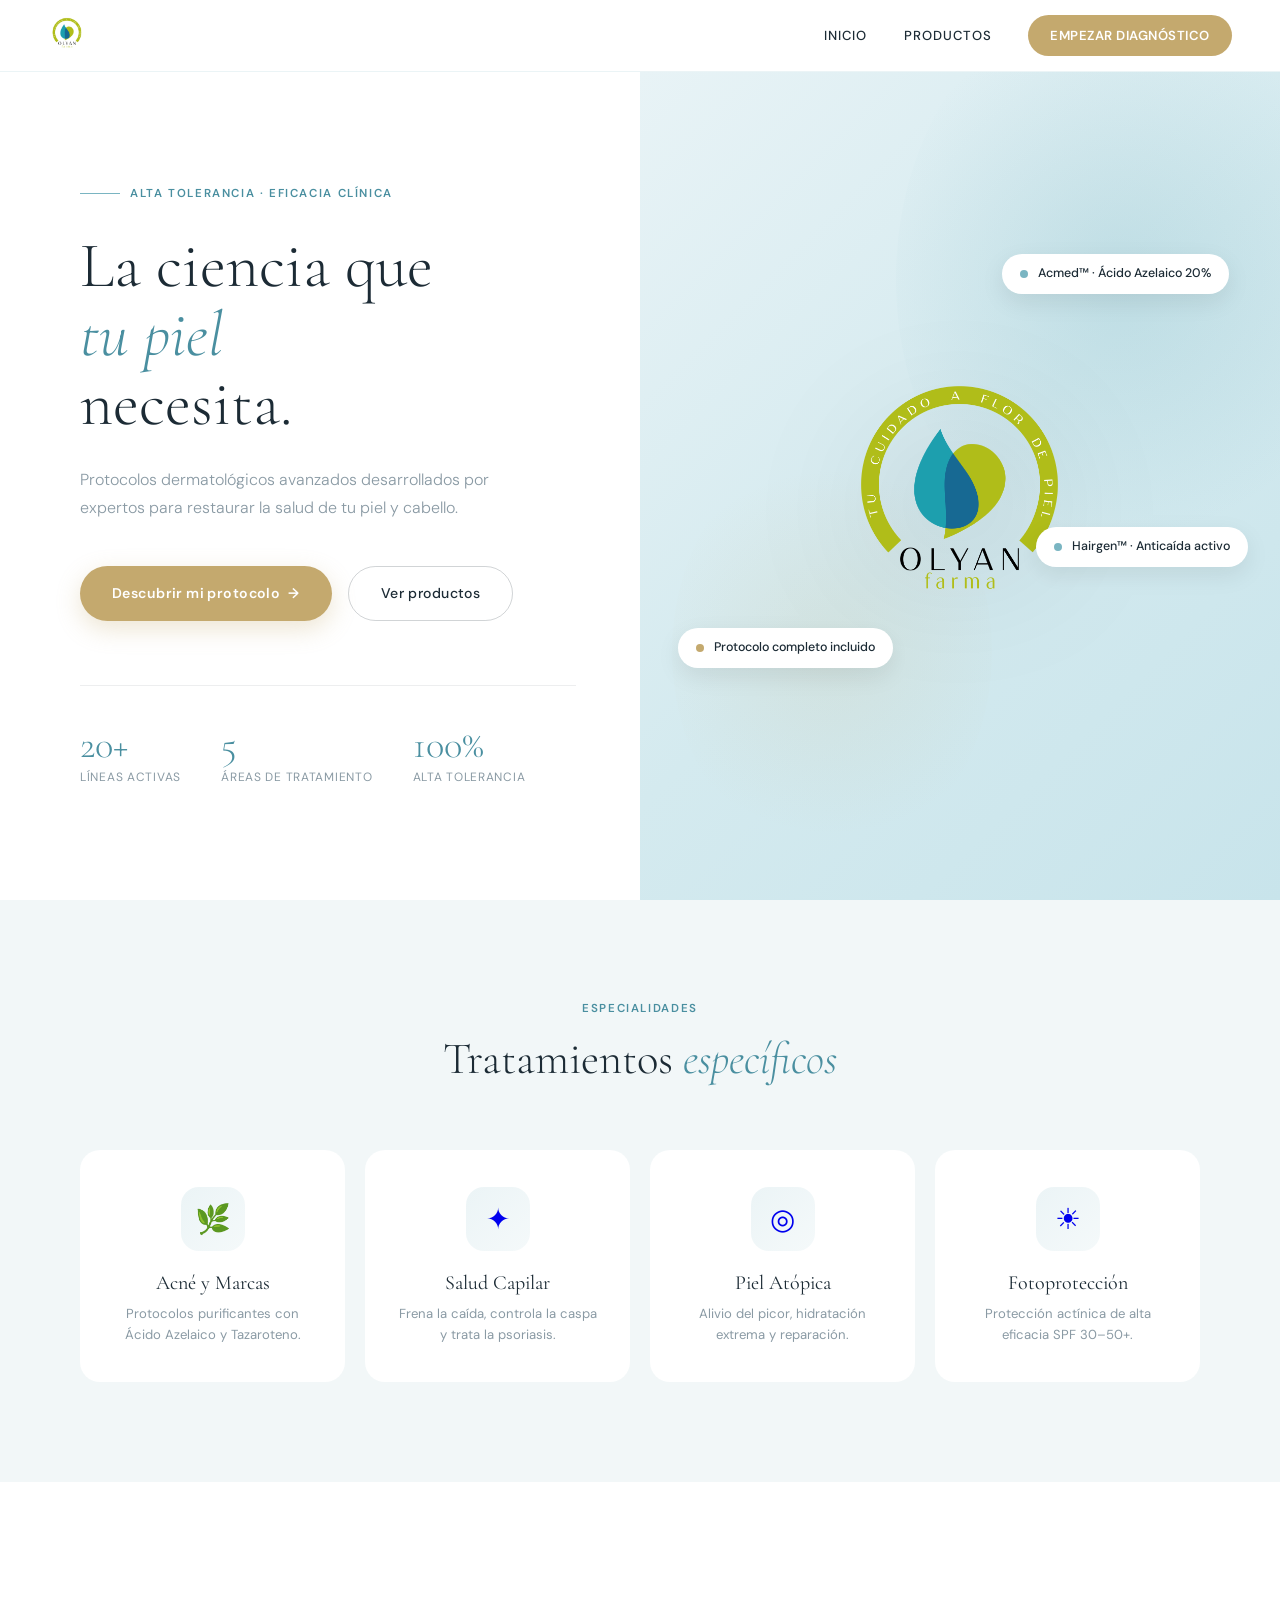
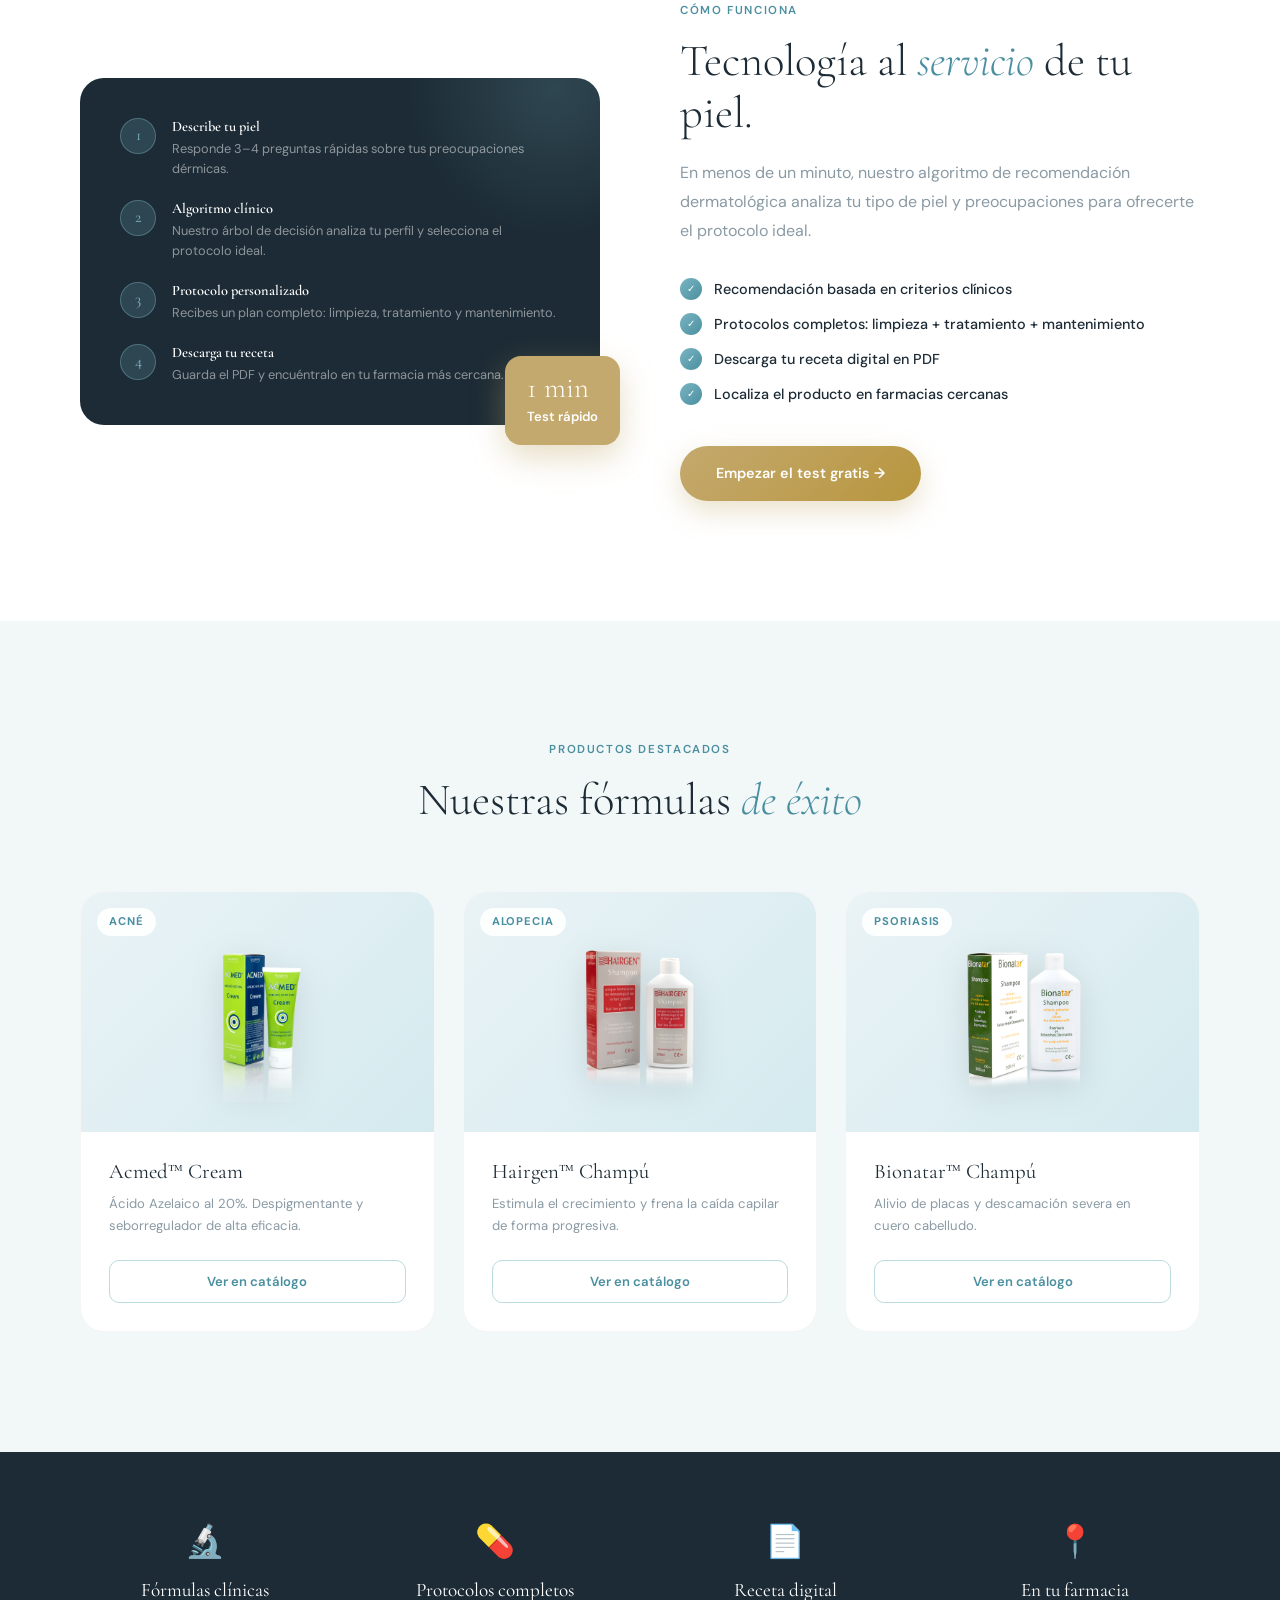
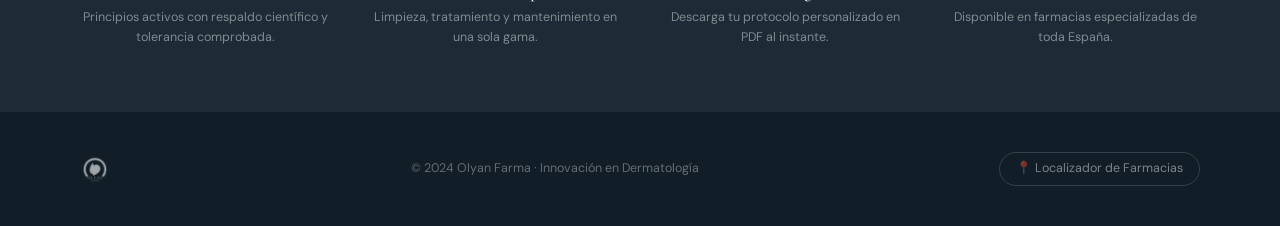
<file: index.html>
<!DOCTYPE html>
<html lang="es">
<head>
    <meta charset="UTF-8">
    <meta name="viewport" content="width=device-width, initial-scale=1.0">
    <title>Olyan Farma | Innovación Dermatológica</title>
    <link rel="preconnect" href="https://fonts.googleapis.com">
    <link rel="preconnect" href="https://fonts.gstatic.com" crossorigin>
    <link href="https://fonts.googleapis.com/css2?family=Cormorant+Garamond:ital,wght@0,300;0,400;0,600;1,300;1,400&family=DM+Sans:wght@300;400;500;600&display=swap" rel="stylesheet">
    <link rel="stylesheet" href="style.css">
    <style>
        /* ── RESET & BASE ── */
        *, *::before, *::after { box-sizing: border-box; margin: 0; padding: 0; }

        :root {
            --c-teal:    #7ab5c2;
            --c-teal-dk: #4a8fa0;
            --c-gold:    #c4a96e;
            --c-ink:     #1c2b35;
            --c-mist:    #f2f7f8;
            --c-white:   #ffffff;
            --c-grey:    #8a9aA4;
            --f-display: 'Cormorant Garamond', Georgia, serif;
            --f-body:    'DM Sans', sans-serif;
            --ease-out:  cubic-bezier(0.22, 1, 0.36, 1);
        }

        html { scroll-behavior: smooth; }

        body {
            font-family: var(--f-body);
            color: var(--c-ink);
            background: var(--c-white);
            overflow-x: hidden;
        }

        /* ── NAVBAR ── */
        .navbar {
            position: fixed; top: 0; left: 0; right: 0;
            z-index: 100;
            display: flex; align-items: center; justify-content: space-between;
            padding: 0 48px;
            height: 72px;
            background: rgba(255,255,255,0.92);
            backdrop-filter: blur(12px);
            border-bottom: 1px solid rgba(122,181,194,0.15);
            transition: box-shadow 0.3s;
        }
        .navbar.scrolled { box-shadow: 0 4px 30px rgba(0,0,0,0.06); }

        .nav-logo img { height: 38px; width: auto; }

        .nav-links {
            display: flex; align-items: center; gap: 36px;
        }
        .nav-links a {
            font-family: var(--f-body);
            font-size: 0.82rem;
            font-weight: 500;
            letter-spacing: 0.08em;
            text-transform: uppercase;
            color: var(--c-ink);
            text-decoration: none;
            transition: color 0.2s;
        }
        .nav-links a:hover { color: var(--c-teal); }

        .nav-cta {
            background: var(--c-gold) !important;
            color: var(--c-white) !important;
            padding: 10px 22px;
            border-radius: 100px;
            font-weight: 600 !important;
            letter-spacing: 0.04em !important;
            transition: transform 0.2s, box-shadow 0.2s !important;
        }
        .nav-cta:hover {
            transform: translateY(-2px);
            box-shadow: 0 8px 20px rgba(196,169,110,0.35) !important;
            color: var(--c-white) !important;
        }

        /* ── HERO ── */
        .hero {
            min-height: 100vh;
            padding-top: 72px;
            display: grid;
            grid-template-columns: 1fr 1fr;
            position: relative;
            overflow: hidden;
        }

        .hero-left {
            display: flex;
            flex-direction: column;
            justify-content: center;
            padding: 80px 64px 80px 80px;
            position: relative;
            z-index: 2;
        }

        .hero-eyebrow {
            display: inline-flex; align-items: center; gap: 10px;
            margin-bottom: 28px;
            opacity: 0; animation: fadeUp 0.8s var(--ease-out) 0.2s forwards;
        }
        .hero-eyebrow span {
            font-size: 0.72rem; font-weight: 600;
            letter-spacing: 0.14em; text-transform: uppercase;
            color: var(--c-teal-dk);
        }
        .eyebrow-line {
            width: 40px; height: 1px;
            background: var(--c-teal);
        }

        .hero-title {
            font-family: var(--f-display);
            font-size: clamp(3.2rem, 5vw, 5rem);
            font-weight: 300;
            line-height: 1.08;
            color: var(--c-ink);
            margin-bottom: 28px;
            opacity: 0; animation: fadeUp 0.9s var(--ease-out) 0.35s forwards;
        }
        .hero-title em {
            font-style: italic;
            color: var(--c-teal-dk);
        }

        .hero-subtitle {
            font-size: 1rem;
            font-weight: 300;
            line-height: 1.75;
            color: var(--c-grey);
            max-width: 420px;
            margin-bottom: 44px;
            opacity: 0; animation: fadeUp 0.9s var(--ease-out) 0.5s forwards;
        }

        .hero-actions {
            display: flex; gap: 16px; flex-wrap: wrap;
            opacity: 0; animation: fadeUp 0.9s var(--ease-out) 0.65s forwards;
        }

        .btn-primary-hero {
            display: inline-flex; align-items: center; gap: 8px;
            background: var(--c-gold);
            color: white;
            padding: 15px 32px;
            border-radius: 100px;
            font-weight: 600;
            font-size: 0.88rem;
            letter-spacing: 0.03em;
            text-decoration: none;
            transition: transform 0.25s var(--ease-out), box-shadow 0.25s;
            box-shadow: 0 8px 24px rgba(196,169,110,0.3);
        }
        .btn-primary-hero:hover {
            transform: translateY(-3px);
            box-shadow: 0 14px 32px rgba(196,169,110,0.4);
        }
        .btn-primary-hero .arrow { transition: transform 0.2s; }
        .btn-primary-hero:hover .arrow { transform: translateX(4px); }

        .btn-ghost-hero {
            display: inline-flex; align-items: center; gap: 8px;
            background: transparent;
            color: var(--c-ink);
            padding: 15px 32px;
            border-radius: 100px;
            font-weight: 500;
            font-size: 0.88rem;
            letter-spacing: 0.03em;
            text-decoration: none;
            border: 1.5px solid rgba(28,43,53,0.2);
            transition: border-color 0.2s, background 0.2s;
        }
        .btn-ghost-hero:hover {
            border-color: var(--c-teal);
            color: var(--c-teal-dk);
            background: rgba(122,181,194,0.06);
        }

        .hero-stats {
            display: flex; gap: 40px; margin-top: 64px;
            padding-top: 40px;
            border-top: 1px solid rgba(28,43,53,0.08);
            opacity: 0; animation: fadeUp 0.9s var(--ease-out) 0.8s forwards;
        }
        .stat-item { }
        .stat-number {
            font-family: var(--f-display);
            font-size: 2.4rem;
            font-weight: 300;
            color: var(--c-teal-dk);
            line-height: 1;
        }
        .stat-label {
            font-size: 0.75rem;
            color: var(--c-grey);
            letter-spacing: 0.06em;
            text-transform: uppercase;
            margin-top: 4px;
        }

        /* Hero right – visual panel */
        .hero-right {
            position: relative;
            background: linear-gradient(135deg, #e8f3f6 0%, #d4eaef 50%, #c8e4eb 100%);
            overflow: hidden;
        }

        .hero-right::before {
            content: '';
            position: absolute;
            top: -10%; right: -10%;
            width: 70%; height: 70%;
            border-radius: 50%;
            background: radial-gradient(circle, rgba(122,181,194,0.25) 0%, transparent 70%);
        }

        .hero-right::after {
            content: '';
            position: absolute;
            bottom: 5%; left: 5%;
            width: 50%; height: 50%;
            border-radius: 50%;
            background: radial-gradient(circle, rgba(196,169,110,0.12) 0%, transparent 70%);
        }

        .hero-visual {
            position: absolute; inset: 0;
            display: flex; align-items: center; justify-content: center;
        }

        .hero-img-wrap {
            position: relative; z-index: 2;
            opacity: 0; animation: scaleIn 1.1s var(--ease-out) 0.4s forwards;
        }

        .hero-img-wrap img {
            width: 260px; height: auto;
            filter: drop-shadow(0 30px 60px rgba(0,0,0,0.12));
        }

        /* Floating pill labels */
        .hero-pill {
            position: absolute;
            background: white;
            border-radius: 100px;
            padding: 10px 18px;
            display: flex; align-items: center; gap: 10px;
            box-shadow: 0 8px 24px rgba(0,0,0,0.08);
            font-size: 0.78rem;
            font-weight: 500;
            white-space: nowrap;
            z-index: 3;
        }
        .hero-pill .dot {
            width: 8px; height: 8px; border-radius: 50%;
            background: var(--c-teal);
            flex-shrink: 0;
        }
        .hero-pill.p1 {
            top: 22%; right: 8%;
            opacity: 0; animation: fadeLeft 0.8s var(--ease-out) 1s forwards;
        }
        .hero-pill.p2 {
            bottom: 28%; left: 6%;
            opacity: 0; animation: fadeRight 0.8s var(--ease-out) 1.2s forwards;
        }
        .hero-pill.p3 {
            top: 55%; right: 5%;
            opacity: 0; animation: fadeLeft 0.8s var(--ease-out) 1.4s forwards;
        }
        .hero-pill .dot.gold { background: var(--c-gold); }

        /* ── PATHOLOGIES STRIP ── */
        .pathologies {
            padding: 100px 80px;
            background: var(--c-mist);
        }

        .section-header {
            text-align: center;
            margin-bottom: 64px;
        }
        .section-eyebrow {
            font-size: 0.72rem;
            font-weight: 600;
            letter-spacing: 0.14em;
            text-transform: uppercase;
            color: var(--c-teal-dk);
            margin-bottom: 16px;
            display: block;
        }
        .section-title {
            font-family: var(--f-display);
            font-size: clamp(2.2rem, 3.5vw, 3.2rem);
            font-weight: 300;
            color: var(--c-ink);
            line-height: 1.15;
        }
        .section-title em { font-style: italic; color: var(--c-teal-dk); }

        .path-grid {
            display: grid;
            grid-template-columns: repeat(4, 1fr);
            gap: 20px;
        }

        .path-card {
            background: white;
            border-radius: 20px;
            padding: 36px 28px;
            text-align: center;
            text-decoration: none;
            border: 1.5px solid transparent;
            transition: transform 0.3s var(--ease-out), box-shadow 0.3s, border-color 0.3s;
            position: relative;
            overflow: hidden;
        }
        .path-card::before {
            content: '';
            position: absolute; inset: 0;
            background: linear-gradient(135deg, rgba(122,181,194,0.06) 0%, transparent 60%);
            opacity: 0; transition: opacity 0.3s;
        }
        .path-card:hover { transform: translateY(-8px); box-shadow: 0 20px 48px rgba(122,181,194,0.16); border-color: rgba(122,181,194,0.3); }
        .path-card:hover::before { opacity: 1; }

        .path-icon {
            width: 64px; height: 64px;
            border-radius: 18px;
            background: linear-gradient(135deg, rgba(122,181,194,0.15), rgba(122,181,194,0.08));
            display: flex; align-items: center; justify-content: center;
            margin: 0 auto 20px;
            font-size: 1.8rem;
            transition: transform 0.3s;
        }
        .path-card:hover .path-icon { transform: scale(1.1) rotate(-3deg); }

        .path-card h3 {
            font-family: var(--f-display);
            font-size: 1.25rem;
            font-weight: 400;
            color: var(--c-ink);
            margin-bottom: 8px;
        }
        .path-card p {
            font-size: 0.82rem;
            color: var(--c-grey);
            line-height: 1.6;
        }

        /* ── HOW IT WORKS ── */
        .how {
            padding: 120px 80px;
            display: grid;
            grid-template-columns: 1fr 1fr;
            gap: 80px;
            align-items: center;
            max-width: 1400px;
            margin: 0 auto;
        }

        .how-visual {
            position: relative;
        }

        .how-card {
            background: var(--c-ink);
            border-radius: 24px;
            padding: 40px;
            color: white;
            position: relative;
            overflow: hidden;
        }
        .how-card::before {
            content: '';
            position: absolute;
            top: -40%; right: -20%;
            width: 300px; height: 300px;
            border-radius: 50%;
            background: radial-gradient(circle, rgba(122,181,194,0.2) 0%, transparent 70%);
        }

        .how-step-list { display: flex; flex-direction: column; gap: 20px; position: relative; z-index: 1; }

        .how-step {
            display: flex; align-items: flex-start; gap: 16px;
        }
        .step-num {
            width: 36px; height: 36px; flex-shrink: 0;
            border-radius: 50%;
            background: rgba(122,181,194,0.2);
            border: 1px solid rgba(122,181,194,0.4);
            display: flex; align-items: center; justify-content: center;
            font-family: var(--f-display);
            font-size: 1rem;
            color: var(--c-teal);
        }
        .step-text h4 {
            font-size: 0.9rem;
            font-weight: 600;
            color: white;
            margin-bottom: 4px;
        }
        .step-text p {
            font-size: 0.8rem;
            color: rgba(255,255,255,0.5);
            line-height: 1.6;
        }

        .how-float {
            position: absolute;
            bottom: -20px; right: -20px;
            background: var(--c-gold);
            color: white;
            border-radius: 16px;
            padding: 18px 22px;
            font-size: 0.82rem;
            font-weight: 600;
            box-shadow: 0 12px 32px rgba(196,169,110,0.4);
        }
        .how-float span {
            display: block;
            font-family: var(--f-display);
            font-size: 1.8rem;
            font-weight: 300;
            line-height: 1;
            margin-bottom: 4px;
        }

        .how-text { }
        .how-text .section-title { text-align: left; margin-bottom: 20px; }
        .how-text .section-eyebrow { text-align: left; }

        .how-text p {
            font-size: 1rem;
            color: var(--c-grey);
            line-height: 1.8;
            margin-bottom: 32px;
        }

        .checklist { list-style: none; margin-bottom: 40px; display: flex; flex-direction: column; gap: 12px; }
        .checklist li {
            display: flex; align-items: center; gap: 12px;
            font-size: 0.9rem; color: var(--c-ink); font-weight: 500;
        }
        .check-icon {
            width: 22px; height: 22px; border-radius: 50%;
            background: linear-gradient(135deg, var(--c-teal), var(--c-teal-dk));
            display: flex; align-items: center; justify-content: center;
            flex-shrink: 0;
            font-size: 0.65rem;
            color: white;
        }

        .btn-start {
            display: inline-flex; align-items: center; gap: 10px;
            background: linear-gradient(135deg, var(--c-gold), #b8963e);
            color: white;
            padding: 16px 36px;
            border-radius: 100px;
            font-weight: 600;
            font-size: 0.9rem;
            text-decoration: none;
            box-shadow: 0 10px 28px rgba(196,169,110,0.35);
            transition: transform 0.25s var(--ease-out), box-shadow 0.25s;
        }
        .btn-start:hover { transform: translateY(-3px); box-shadow: 0 16px 36px rgba(196,169,110,0.45); }

        /* ── BEST SELLERS ── */
        .bestsellers {
            padding: 120px 80px;
            background: var(--c-mist);
        }

        .products-grid {
            display: grid;
            grid-template-columns: repeat(3, 1fr);
            gap: 28px;
        }

        .product-card-new {
            background: white;
            border-radius: 24px;
            overflow: hidden;
            display: flex;
            flex-direction: column;
            transition: transform 0.35s var(--ease-out), box-shadow 0.35s;
            border: 1.5px solid rgba(0,0,0,0.04);
        }
        .product-card-new:hover { transform: translateY(-10px); box-shadow: 0 24px 56px rgba(0,0,0,0.1); }

        .product-img-area {
            height: 240px;
            background: linear-gradient(135deg, #eaf3f6, #d4eaef);
            display: flex; align-items: center; justify-content: center;
            position: relative;
            overflow: hidden;
        }
        .product-img-area img {
            max-height: 180px; max-width: 80%;
            object-fit: contain;
            transition: transform 0.4s var(--ease-out);
            filter: drop-shadow(0 8px 16px rgba(0,0,0,0.1));
        }
        .product-card-new:hover .product-img-area img { transform: scale(1.06) translateY(-4px); }

        .product-tag-new {
            position: absolute; top: 16px; left: 16px;
            background: rgba(255,255,255,0.9);
            backdrop-filter: blur(6px);
            color: var(--c-teal-dk);
            font-size: 0.7rem;
            font-weight: 700;
            letter-spacing: 0.08em;
            text-transform: uppercase;
            padding: 5px 12px;
            border-radius: 100px;
        }

        .product-body {
            padding: 28px;
            display: flex; flex-direction: column; flex-grow: 1;
        }
        .product-body h3 {
            font-family: var(--f-display);
            font-size: 1.3rem;
            font-weight: 400;
            color: var(--c-ink);
            margin-bottom: 8px;
        }
        .product-body p {
            font-size: 0.82rem;
            color: var(--c-grey);
            line-height: 1.65;
            flex-grow: 1;
            margin-bottom: 24px;
        }
        .btn-catalog {
            display: block;
            text-align: center;
            border: 1.5px solid rgba(122,181,194,0.5);
            color: var(--c-teal-dk);
            border-radius: 10px;
            padding: 10px;
            font-size: 0.82rem;
            font-weight: 600;
            text-decoration: none;
            transition: background 0.2s, border-color 0.2s, color 0.2s;
        }
        .btn-catalog:hover { background: var(--c-teal); border-color: var(--c-teal); color: white; }

        /* ── TRUST STRIP ── */
        .trust-strip {
            padding: 64px 80px;
            background: var(--c-ink);
            display: grid;
            grid-template-columns: repeat(4, 1fr);
            gap: 40px;
            text-align: center;
        }
        .trust-item { }
        .trust-icon { font-size: 2rem; margin-bottom: 12px; }
        .trust-item h4 {
            font-family: var(--f-display);
            font-size: 1.2rem;
            font-weight: 400;
            color: white;
            margin-bottom: 6px;
        }
        .trust-item p {
            font-size: 0.78rem;
            color: rgba(255,255,255,0.45);
            line-height: 1.6;
        }

        /* ── FOOTER ── */
        .footer-new {
            padding: 40px 80px;
            background: #111e27;
            display: flex;
            align-items: center;
            justify-content: space-between;
            flex-wrap: wrap;
            gap: 16px;
        }
        .footer-new img { height: 30px; filter: brightness(0) invert(1) opacity(0.6); }
        .footer-new p { font-size: 0.78rem; color: rgba(255,255,255,0.35); }
        .footer-new a {
            font-size: 0.78rem;
            color: rgba(255,255,255,0.45);
            text-decoration: none;
            border: 1px solid rgba(255,255,255,0.15);
            padding: 6px 16px; border-radius: 100px;
            transition: border-color 0.2s, color 0.2s;
        }
        .footer-new a:hover { color: white; border-color: rgba(255,255,255,0.4); }

        /* ── SCROLL REVEAL ── */
        .reveal {
            opacity: 0;
            transform: translateY(28px);
            transition: opacity 0.8s var(--ease-out), transform 0.8s var(--ease-out);
        }
        .reveal.visible { opacity: 1; transform: translateY(0); }

        /* ── ANIMATIONS ── */
        @keyframes fadeUp {
            from { opacity: 0; transform: translateY(20px); }
            to   { opacity: 1; transform: translateY(0); }
        }
        @keyframes scaleIn {
            from { opacity: 0; transform: scale(0.85); }
            to   { opacity: 1; transform: scale(1); }
        }
        @keyframes fadeLeft {
            from { opacity: 0; transform: translateX(20px); }
            to   { opacity: 1; transform: translateX(0); }
        }
        @keyframes fadeRight {
            from { opacity: 0; transform: translateX(-20px); }
            to   { opacity: 1; transform: translateX(0); }
        }
        @keyframes float {
            0%, 100% { transform: translateY(0); }
            50%       { transform: translateY(-10px); }
        }
        .hero-img-wrap img { animation: scaleIn 1.1s var(--ease-out) 0.4s both, float 5s ease-in-out 1.5s infinite; }

        /* ── RESPONSIVE ── */
        @media (max-width: 1024px) {
            .hero { grid-template-columns: 1fr; min-height: auto; }
            .hero-right { display: none; }
            .hero-left { padding: 100px 40px 60px; }
            .path-grid { grid-template-columns: repeat(2, 1fr); }
            .products-grid { grid-template-columns: repeat(2, 1fr); }
            .how { grid-template-columns: 1fr; padding: 80px 40px; }
            .trust-strip { grid-template-columns: repeat(2, 1fr); }
            .pathologies, .bestsellers { padding: 80px 40px; }
            .navbar { padding: 0 24px; }
            .footer-new { padding: 32px 40px; }
        }
        @media (max-width: 640px) {
            .path-grid { grid-template-columns: 1fr; }
            .products-grid { grid-template-columns: 1fr; }
            .trust-strip { grid-template-columns: 1fr; padding: 48px 24px; }
            .hero-stats { flex-wrap: wrap; gap: 24px; }
            .hero-actions { flex-direction: column; }
            .hero-left { padding: 90px 24px 50px; }
            .pathologies, .bestsellers { padding: 60px 24px; }
            .navbar { padding: 0 20px; }
            .nav-links { gap: 16px; }
            .footer-new { padding: 24px 20px; flex-direction: column; text-align: center; }
        }

        @media print { .no-print { display: none !important; } }
    </style>
</head>
<body>

    <!-- NAVBAR -->
    <nav class="navbar no-print" id="navbar">
        <div class="nav-logo">
            <img src="img/Logo_OYLAN_2022-alta.png" alt="Olyan Farma">
        </div>
        <div class="nav-links">
            <a href="index.html">Inicio</a>
            <a href="productos.html">Productos</a>
            <a href="diagnostico.html" class="nav-cta">Empezar Diagnóstico</a>
        </div>
    </nav>

    <!-- HERO -->
    <header class="hero">
        <div class="hero-left">
            <div class="hero-eyebrow">
                <span class="eyebrow-line"></span>
                <span>Alta Tolerancia · Eficacia Clínica</span>
            </div>

            <h1 class="hero-title">
                La ciencia que<br>
                <em>tu piel</em><br>
                necesita.
            </h1>

            <p class="hero-subtitle">
                Protocolos dermatológicos avanzados desarrollados por expertos para restaurar la salud de tu piel y cabello.
            </p>

            <div class="hero-actions">
                <a href="diagnostico.html" class="btn-primary-hero">
                    Descubrir mi protocolo
                    <span class="arrow">→</span>
                </a>
                <a href="productos.html" class="btn-ghost-hero">
                    Ver productos
                </a>
            </div>

            <div class="hero-stats">
                <div class="stat-item">
                    <div class="stat-number">20+</div>
                    <div class="stat-label">Líneas activas</div>
                </div>
                <div class="stat-item">
                    <div class="stat-number">5</div>
                    <div class="stat-label">Áreas de tratamiento</div>
                </div>
                <div class="stat-item">
                    <div class="stat-number">100%</div>
                    <div class="stat-label">Alta tolerancia</div>
                </div>
            </div>
        </div>

        <div class="hero-right">
            <div class="hero-visual">
                <div class="hero-img-wrap">
                    <img src="img/Logo_OYLAN_2022-alta.png" alt="Olyan Farma" onerror="this.style.opacity='0.5'">
                </div>

                <div class="hero-pill p1">
                    <span class="dot"></span>
                    Acmed™ · Ácido Azelaico 20%
                </div>
                <div class="hero-pill p2">
                    <span class="dot gold"></span>
                    Protocolo completo incluido
                </div>
                <div class="hero-pill p3">
                    <span class="dot"></span>
                    Hairgen™ · Anticaída activo
                </div>
            </div>
        </div>
    </header>

    <!-- PATHOLOGIES -->
    <section class="pathologies no-print">
        <div class="section-header reveal">
            <span class="section-eyebrow">Especialidades</span>
            <h2 class="section-title">Tratamientos <em>específicos</em></h2>
        </div>
        <div class="path-grid">
            <a href="productos.html?cat=facial" class="path-card reveal">
                <div class="path-icon">🌿</div>
                <h3>Acné y Marcas</h3>
                <p>Protocolos purificantes con Ácido Azelaico y Tazaroteno.</p>
            </a>
            <a href="productos.html?cat=capilar" class="path-card reveal">
                <div class="path-icon">✦</div>
                <h3>Salud Capilar</h3>
                <p>Frena la caída, controla la caspa y trata la psoriasis.</p>
            </a>
            <a href="productos.html?cat=sensible" class="path-card reveal">
                <div class="path-icon">◎</div>
                <h3>Piel Atópica</h3>
                <p>Alivio del picor, hidratación extrema y reparación.</p>
            </a>
            <a href="productos.html?cat=solar" class="path-card reveal">
                <div class="path-icon">☀</div>
                <h3>Fotoprotección</h3>
                <p>Protección actínica de alta eficacia SPF 30–50+.</p>
            </a>
        </div>
    </section>

    <!-- HOW IT WORKS -->
    <section class="how no-print">
        <div class="how-visual reveal">
            <div class="how-card">
                <div class="how-step-list">
                    <div class="how-step">
                        <div class="step-num">1</div>
                        <div class="step-text">
                            <h4>Describe tu piel</h4>
                            <p>Responde 3–4 preguntas rápidas sobre tus preocupaciones dérmicas.</p>
                        </div>
                    </div>
                    <div class="how-step">
                        <div class="step-num">2</div>
                        <div class="step-text">
                            <h4>Algoritmo clínico</h4>
                            <p>Nuestro árbol de decisión analiza tu perfil y selecciona el protocolo ideal.</p>
                        </div>
                    </div>
                    <div class="how-step">
                        <div class="step-num">3</div>
                        <div class="step-text">
                            <h4>Protocolo personalizado</h4>
                            <p>Recibes un plan completo: limpieza, tratamiento y mantenimiento.</p>
                        </div>
                    </div>
                    <div class="how-step">
                        <div class="step-num">4</div>
                        <div class="step-text">
                            <h4>Descarga tu receta</h4>
                            <p>Guarda el PDF y encuéntralo en tu farmacia más cercana.</p>
                        </div>
                    </div>
                </div>
            </div>
            <div class="how-float">
                <span>1 min</span>
                Test rápido
            </div>
        </div>

        <div class="how-text reveal">
            <span class="section-eyebrow">Cómo funciona</span>
            <h2 class="section-title">Tecnología al <em>servicio</em> de tu piel.</h2>
            <p>En menos de un minuto, nuestro algoritmo de recomendación dermatológica analiza tu tipo de piel y preocupaciones para ofrecerte el protocolo ideal.</p>
            <ul class="checklist">
                <li>
                    <span class="check-icon">✓</span>
                    Recomendación basada en criterios clínicos
                </li>
                <li>
                    <span class="check-icon">✓</span>
                    Protocolos completos: limpieza + tratamiento + mantenimiento
                </li>
                <li>
                    <span class="check-icon">✓</span>
                    Descarga tu receta digital en PDF
                </li>
                <li>
                    <span class="check-icon">✓</span>
                    Localiza el producto en farmacias cercanas
                </li>
            </ul>
            <a href="diagnostico.html" class="btn-start">
                Empezar el test gratis →
            </a>
        </div>
    </section>

    <!-- BEST SELLERS -->
    <section class="bestsellers no-print">
        <div class="section-header reveal">
            <span class="section-eyebrow">Productos destacados</span>
            <h2 class="section-title">Nuestras fórmulas <em>de éxito</em></h2>
        </div>
        <div class="products-grid">
            <div class="product-card-new reveal">
                <div class="product-img-area">
                    <span class="product-tag-new">Acné</span>
                    <img src="img/Facial/Acné/ACMED.png" alt="Acmed" onerror="this.src='img/Logo_OYLAN_2022-alta.png'">
                </div>
                <div class="product-body">
                    <h3>Acmed™ Cream</h3>
                    <p>Ácido Azelaico al 20%. Despigmentante y seborregulador de alta eficacia.</p>
                    <a href="productos.html" class="btn-catalog">Ver en catálogo</a>
                </div>
            </div>
            <div class="product-card-new reveal">
                <div class="product-img-area">
                    <span class="product-tag-new">Alopecia</span>
                    <img src="img/Capilar/Alopecia/HAIRGEN-CHAMPU.png" alt="Hairgen" onerror="this.src='img/Logo_OYLAN_2022-alta.png'">
                </div>
                <div class="product-body">
                    <h3>Hairgen™ Champú</h3>
                    <p>Estimula el crecimiento y frena la caída capilar de forma progresiva.</p>
                    <a href="productos.html" class="btn-catalog">Ver en catálogo</a>
                </div>
            </div>
            <div class="product-card-new reveal">
                <div class="product-img-area">
                    <span class="product-tag-new">Psoriasis</span>
                    <img src="img/Capilar/Psoriasis/BIONATAR_CHAMPU_300ml.png" alt="Bionatar" onerror="this.src='img/Logo_OYLAN_2022-alta.png'">
                </div>
                <div class="product-body">
                    <h3>Bionatar™ Champú</h3>
                    <p>Alivio de placas y descamación severa en cuero cabelludo.</p>
                    <a href="productos.html" class="btn-catalog">Ver en catálogo</a>
                </div>
            </div>
        </div>
    </section>

    <!-- TRUST STRIP -->
    <section class="trust-strip no-print">
        <div class="trust-item reveal">
            <div class="trust-icon">🔬</div>
            <h4>Fórmulas clínicas</h4>
            <p>Principios activos con respaldo científico y tolerancia comprobada.</p>
        </div>
        <div class="trust-item reveal">
            <div class="trust-icon">💊</div>
            <h4>Protocolos completos</h4>
            <p>Limpieza, tratamiento y mantenimiento en una sola gama.</p>
        </div>
        <div class="trust-item reveal">
            <div class="trust-icon">📄</div>
            <h4>Receta digital</h4>
            <p>Descarga tu protocolo personalizado en PDF al instante.</p>
        </div>
        <div class="trust-item reveal">
            <div class="trust-icon">📍</div>
            <h4>En tu farmacia</h4>
            <p>Disponible en farmacias especializadas de toda España.</p>
        </div>
    </section>

    <!-- FOOTER -->
    <footer class="footer-new no-print">
        <img src="img/Logo_OYLAN_2022-alta.png" alt="Olyan Farma">
        <p>© 2024 Olyan Farma · Innovación en Dermatología</p>
        <a href="#">📍 Localizador de Farmacias</a>
    </footer>

    <script>
        // Navbar scroll effect
        const navbar = document.getElementById('navbar');
        window.addEventListener('scroll', () => {
            navbar.classList.toggle('scrolled', window.scrollY > 20);
        });

        // Scroll reveal
        const reveals = document.querySelectorAll('.reveal');
        const observer = new IntersectionObserver((entries) => {
            entries.forEach((entry, i) => {
                if (entry.isIntersecting) {
                    // Stagger delay based on position in parent
                    const siblings = [...entry.target.parentElement.querySelectorAll('.reveal')];
                    const idx = siblings.indexOf(entry.target);
                    entry.target.style.transitionDelay = `${idx * 0.08}s`;
                    entry.target.classList.add('visible');
                    observer.unobserve(entry.target);
                }
            });
        }, { threshold: 0.12, rootMargin: '0px 0px -40px 0px' });

        reveals.forEach(el => observer.observe(el));
    </script>
</body>
</html>
</file>
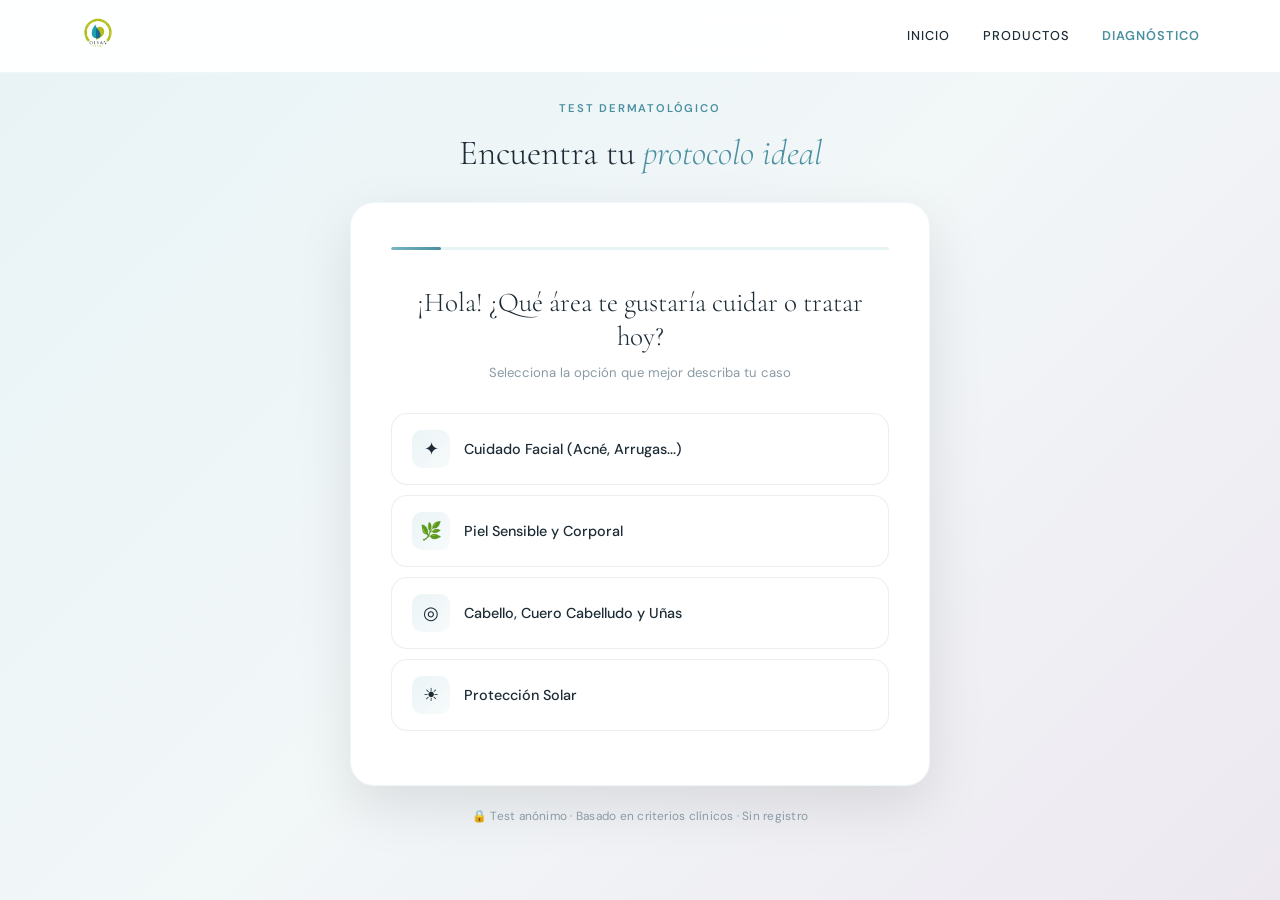
<file: diagnostico.html>
<!DOCTYPE html>
<html lang="es">
<head>
    <meta charset="UTF-8">
    <meta name="viewport" content="width=device-width, initial-scale=1.0">
    <title>Autodiagnóstico | Olyan Farma</title>
    <link rel="stylesheet" href="style.css">
</head>
<body style="background: linear-gradient(135deg, #e8f3f6 0%, #f2f7f8 50%, #ede8f0 100%); min-height: 100vh;">

    <nav class="navbar" id="navbar">
        <div class="nav-container">
            <div class="logo"><img src="img/Logo_OYLAN_2022-alta.png" height="36" alt="Olyan Farma"></div>
            <div class="nav-links">
                <a href="index.html">Inicio</a>
                <a href="productos.html">Productos</a>
                <a href="diagnostico.html" class="active" style="color: var(--c-teal-dk); font-weight:600;">Diagnóstico</a>
            </div>
        </div>
    </nav>

    <section class="app-section" style="display: flex; justify-content: center; align-items: flex-start; padding: 100px 20px 60px;">
        <div style="width: 100%; max-width: 580px;">

            <!-- Header above card -->
            <div style="text-align: center; margin-bottom: 28px;" id="diag-header">
                <span class="section-eyebrow" style="text-align:center;">Test Dermatológico</span>
                <h1 style="font-family: var(--f-display); font-size: 2.2rem; font-weight: 300; color: var(--c-ink); line-height:1.2;">
                    Encuentra tu <em style="font-style:italic; color:var(--c-teal-dk);">protocolo ideal</em>
                </h1>
            </div>

            <div class="app-container">
                <!-- Progress bar -->
                <div class="diag-progress" id="progress-bar">
                    <div class="diag-progress-fill" id="progress-fill" style="width: 10%;"></div>
                </div>

                <div id="app-content"></div>
            </div>

            <!-- Trust note -->
            <p style="text-align:center; font-size:0.74rem; color: var(--c-grey); margin-top: 20px; letter-spacing:0.02em;">
                🔒 Test anónimo · Basado en criterios clínicos · Sin registro
            </p>
        </div>
    </section>

    <script src="data.js"></script>
    <script>
        const appContent = document.getElementById('app-content');
        const progressFill = document.getElementById('progress-fill');

        // Map tree depth to progress %
        const progressMap = {
            start: 10,
            facial_branch: 40, body_branch: 40, hair_branch: 40,
            tazarene_branch: 70
        };

        // Emoji icons for each option text (best-effort mapping)
        const optionIcons = {
            'Cuidado Facial': '✦',
            'Piel Sensible': '🌿',
            'Cabello': '◎',
            'Protección Solar': '☀',
            'Sequedad': '💧',
            'Picor': '🌡',
            'Brotes': '🌸',
            'Inflamación': '🔥',
            'Cicatriz': '✿',
            'Granitos': '◉',
            'Rojeces': '🌹',
            'Arrugas': '✦',
            'Retinoides': '⬡',
            'Caída': '◎',
            'Psoriasis': '⬡',
            'Dermatitis': '🌿',
            'Hongos': '◇',
            'Grasa': '◉',
            'Seca': '💧',
        };

        function getIcon(text) {
            const key = Object.keys(optionIcons).find(k => text.includes(k));
            return key ? optionIcons[key] : '→';
        }

        function setProgress(pct) {
            progressFill.style.width = pct + '%';
        }

        function renderQuestion(nodeId) {
            const node = decisionTree[nodeId];
            setProgress(progressMap[nodeId] || 50);

            let optionsHtml = node.options.map(opt => {
                const action = opt.result
                    ? `showLoading('${opt.result}')`
                    : `renderQuestion('${opt.nextId}')`;
                const icon = getIcon(opt.text);
                return `
                    <button class="option-card" onclick="${action}">
                        <span class="option-icon">${icon}</span>
                        <span style="flex:1;">${opt.text}</span>
                        <span class="option-arrow">›</span>
                    </button>
                `;
            }).join('');

            appContent.innerHTML = `
                <div class="step-container step-active">
                    <h2 class="diag-question">${node.question}</h2>
                    <p class="diag-hint">Selecciona la opción que mejor describa tu caso</p>
                    <div style="margin-top: 4px;">${optionsHtml}</div>
                    ${nodeId !== 'start' ? `<button class="btn-text" style="margin-top:16px;" onclick="renderQuestion('start')">← Empezar de nuevo</button>` : ''}
                </div>
            `;
        }

        function showLoading(productId) {
            setProgress(85);
            document.getElementById('diag-header').style.display = 'none';

            const messages = [
                'Analizando tu perfil dérmico…',
                'Seleccionando activos ideales…',
                'Preparando tu protocolo…',
            ];
            let msgIdx = 0;

            appContent.innerHTML = `
                <div class="loader-container" style="display:flex; flex-direction:column; align-items:center; padding: 48px 0; gap: 18px;">
                    <div class="loader"></div>
                    <p class="loading-text" id="loading-msg">${messages[0]}</p>
                </div>
            `;

            const interval = setInterval(() => {
                msgIdx = (msgIdx + 1) % messages.length;
                const el = document.getElementById('loading-msg');
                if (el) el.textContent = messages[msgIdx];
            }, 700);

            setTimeout(() => {
                clearInterval(interval);
                setProgress(100);
                renderResult(productId);
            }, 2200);
        }

        function renderResult(productId) {
            const product = productsDB[productId];
            document.getElementById('diag-header').style.display = 'none';
            let contentHtml = '';

            if (product.isProtocol) {
                let itemsHtml = product.items.map(item => `
                    <div class="protocol-item">
                        <img src="${item.img}" alt="${item.name}" onerror="this.style.display='none'">
                        <div class="protocol-item-info">
                            <strong>${item.name}</strong>
                            <span>${item.type}</span>
                        </div>
                    </div>
                `).join('');

                contentHtml = `
                    <div id="print-area" style="margin-bottom: 4px;">
                        <span class="medical-tag">${product.tag}</span>
                        <h3 class="product-name">${product.name}</h3>
                        <p class="product-desc">${product.desc}</p>
                        <div>${itemsHtml}</div>
                    </div>
                `;
            } else {
                contentHtml = `
                    <div id="print-area" style="margin-bottom: 4px;">
                        <span class="medical-tag">${product.tag}</span>
                        <img src="${product.image}" alt="${product.name}" class="product-image" onerror="this.src='img/Logo_OYLAN_2022-alta.png'">
                        <h3 class="product-name">${product.name}</h3>
                        <p class="product-desc">${product.desc}</p>
                    </div>
                `;
            }

            // Success badge
            contentHtml = `
                <div style="display:flex; align-items:center; gap:8px; background:rgba(122,181,194,0.1); border:1px solid rgba(122,181,194,0.25); border-radius:10px; padding:10px 14px; margin-bottom:24px;">
                    <span style="font-size:1.1rem;">✅</span>
                    <span style="font-size:0.8rem; font-weight:600; color:var(--c-teal-dk);">Protocolo encontrado — basado en tus respuestas</span>
                </div>
            ` + contentHtml;

            appContent.innerHTML = `
                <div class="result-container step-active" style="display:block;">
                    ${contentHtml}

                    <div class="action-buttons no-print">
                        <button class="btn-primary btn-gold" onclick="window.print()">
                            📄 Guardar receta en PDF
                        </button>
                        <button class="btn-outline" onclick="showPharmacyLocator()">
                            📍 Dónde comprar
                        </button>
                        <button class="btn-text" onclick="restartDiag()">
                            ↺ Hacer otra consulta
                        </button>
                    </div>

                    <div id="pharmacy-locator" class="no-print" style="display:none;">
                        <p>Introduce tu código postal:</p>
                        <div class="search-row">
                            <input type="text" placeholder="Ej. 46015" maxlength="5">
                            <button id="search-btn" class="btn-primary" style="width:auto; padding:10px 20px; border-radius:var(--radius-sm); flex-shrink:0;" onclick="simulateSearch()">Buscar</button>
                        </div>
                        <div id="pharmacy-results" style="display:none;">
                            <strong>✅ ¡3 farmacias cerca!</strong><br>
                            Tienen stock de tu protocolo. (Se conectará a la base de datos real.)
                        </div>
                    </div>
                </div>
            `;
        }

        function restartDiag() {
            document.getElementById('diag-header').style.display = 'block';
            setProgress(10);
            renderQuestion('start');
        }

        function showPharmacyLocator() {
            const loc = document.getElementById('pharmacy-locator');
            loc.style.display = 'block';
            loc.scrollIntoView({ behavior: 'smooth', block: 'nearest' });
        }

        function simulateSearch() {
            const btn = document.getElementById('search-btn');
            btn.textContent = '⌛';
            btn.disabled = true;
            setTimeout(() => {
                btn.textContent = 'Buscar';
                btn.disabled = false;
                document.getElementById('pharmacy-results').style.display = 'block';
            }, 1300);
        }

        // Navbar scroll
        window.addEventListener('scroll', () => {
            document.getElementById('navbar').classList.toggle('scrolled', window.scrollY > 10);
        });

        // Init
        renderQuestion('start');
    </script>
</body>
</html>
</file>
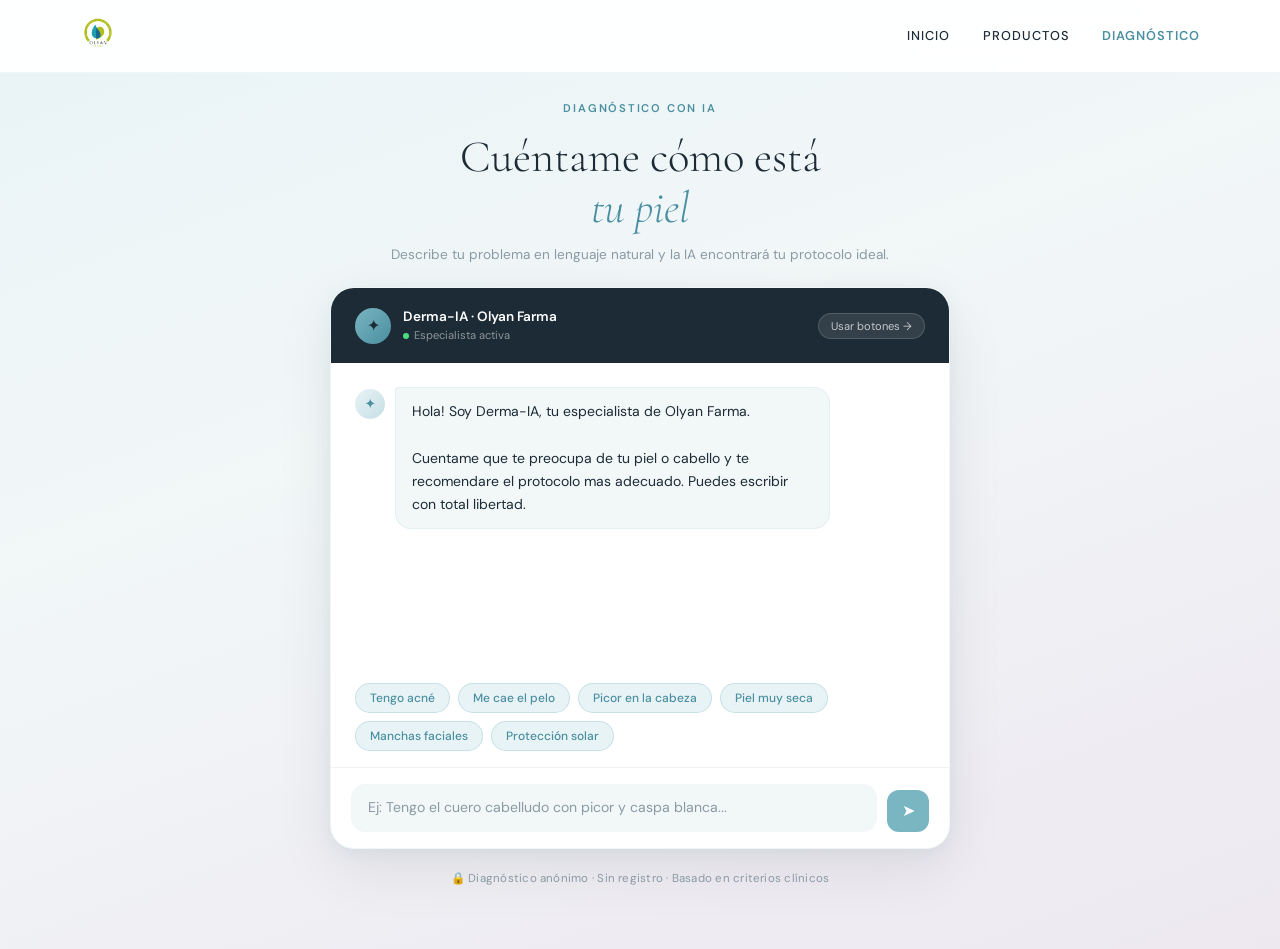
<file: diagnosticoIA.html>
<!DOCTYPE html>
<html lang="es">
<head>
    <meta charset="UTF-8">
    <meta name="viewport" content="width=device-width, initial-scale=1.0">
    <title>Diagnóstico IA | Olyan Farma</title>
    <link rel="stylesheet" href="style.css">
    <style>
        body { background: linear-gradient(160deg, #e8f3f6 0%, #f2f7f8 40%, #ede8f0 100%); min-height: 100vh; }
        .diag-shell { display: flex; justify-content: center; align-items: flex-start; padding: 100px 20px 60px; }
        .diag-wrap { width: 100%; max-width: 620px; display: flex; flex-direction: column; gap: 20px; }
        .diag-page-header { text-align: center; }
        .diag-page-header h1 { font-family: var(--f-display); font-size: clamp(2rem, 4vw, 2.8rem); font-weight: 300; color: var(--c-ink); line-height: 1.15; margin-bottom: 8px; }
        .diag-page-header h1 em { font-style: italic; color: var(--c-teal-dk); }
        .diag-page-header p { font-size: 0.85rem; color: var(--c-grey); }
        .chat-card { background: var(--c-white); border-radius: 24px; box-shadow: 0 20px 60px rgba(0,0,0,0.08), 0 4px 16px rgba(122,181,194,0.1); overflow: hidden; border: 1px solid rgba(122,181,194,0.12); display: flex; flex-direction: column; }
        .chat-header { padding: 18px 24px; background: var(--c-ink); display: flex; align-items: center; gap: 12px; }
        .chat-avatar { width: 36px; height: 36px; border-radius: 50%; background: linear-gradient(135deg, var(--c-teal), var(--c-teal-dk)); display: flex; align-items: center; justify-content: center; font-size: 1rem; flex-shrink: 0; }
        .chat-header-info strong { display: block; font-size: 0.85rem; font-weight: 600; color: white; font-family: var(--f-body); }
        .chat-status { display: flex; align-items: center; gap: 5px; font-size: 0.7rem; color: rgba(255,255,255,0.5); }
        .status-dot { width: 6px; height: 6px; border-radius: 50%; background: #4ade80; animation: pulse-dot 2s ease-in-out infinite; }
        @keyframes pulse-dot { 0%,100%{opacity:1;transform:scale(1)} 50%{opacity:0.6;transform:scale(0.85)} }
        .chat-header-actions { margin-left: auto; }
        .btn-switch { background: rgba(255,255,255,0.1); border: 1px solid rgba(255,255,255,0.15); color: rgba(255,255,255,0.7); font-size: 0.7rem; font-family: var(--f-body); padding: 5px 12px; border-radius: 100px; cursor: pointer; transition: all 0.2s; white-space: nowrap; }
        .btn-switch:hover { background: rgba(255,255,255,0.18); color: white; }
        .chat-messages { padding: 24px; display: flex; flex-direction: column; gap: 16px; min-height: 320px; max-height: 460px; overflow-y: auto; scroll-behavior: smooth; }
        .chat-messages::-webkit-scrollbar { width: 4px; }
        .chat-messages::-webkit-scrollbar-thumb { background: rgba(122,181,194,0.3); border-radius: 4px; }
        .msg { display: flex; gap: 10px; animation: msgIn 0.35s var(--ease-out); }
        @keyframes msgIn { from{opacity:0;transform:translateY(10px)} to{opacity:1;transform:translateY(0)} }
        .msg-ai { align-items: flex-start; }
        .msg-user { align-items: flex-start; flex-direction: row-reverse; }
        .msg-avatar { width: 30px; height: 30px; border-radius: 50%; flex-shrink: 0; display: flex; align-items: center; justify-content: center; font-size: 0.75rem; margin-top: 2px; }
        .msg-ai .msg-avatar { background: linear-gradient(135deg, var(--c-teal-lt), #c5dfe6); color: var(--c-teal-dk); font-weight: 700; }
        .msg-user .msg-avatar { background: var(--c-ink); color: white; font-weight: 600; }
        .msg-bubble { max-width: 82%; padding: 12px 16px; border-radius: 16px; font-size: 0.875rem; line-height: 1.65; }
        .msg-ai .msg-bubble { background: var(--c-mist); color: var(--c-ink); border-radius: 4px 16px 16px 16px; border: 1px solid rgba(122,181,194,0.12); }
        .msg-user .msg-bubble { background: var(--c-ink); color: white; border-radius: 16px 4px 16px 16px; }
        .typing-indicator { display: flex; gap: 4px; padding: 6px 2px; align-items: center; }
        .typing-dot { width: 7px; height: 7px; border-radius: 50%; background: var(--c-teal); animation: typingBounce 1.2s ease-in-out infinite; }
        .typing-dot:nth-child(2){animation-delay:0.15s} .typing-dot:nth-child(3){animation-delay:0.3s}
        @keyframes typingBounce { 0%,60%,100%{transform:translateY(0);opacity:0.5} 30%{transform:translateY(-6px);opacity:1} }
        .chips-row { padding: 0 24px 16px; display: flex; gap: 8px; flex-wrap: wrap; }
        .chip { background: var(--c-teal-lt); border: 1.5px solid rgba(122,181,194,0.3); color: var(--c-teal-dk); font-size: 0.75rem; font-weight: 500; font-family: var(--f-body); padding: 6px 14px; border-radius: 100px; cursor: pointer; transition: all 0.2s var(--ease-out); white-space: nowrap; }
        .chip:hover { background: var(--c-teal); border-color: var(--c-teal); color: white; transform: translateY(-1px); }
        .chat-input-area { padding: 16px 20px; border-top: 1px solid rgba(0,0,0,0.05); display: flex; gap: 10px; align-items: flex-end; }
        .chat-input { flex: 1; background: var(--c-mist); border: 1.5px solid transparent; border-radius: 14px; padding: 12px 16px; font-family: var(--f-body); font-size: 0.88rem; color: var(--c-ink); resize: none; max-height: 100px; outline: none; transition: border-color 0.2s, box-shadow 0.2s; line-height: 1.5; }
        .chat-input:focus { border-color: rgba(122,181,194,0.5); box-shadow: 0 0 0 3px rgba(122,181,194,0.1); background: white; }
        .chat-input::placeholder { color: var(--c-grey); }
        .send-btn { width: 42px; height: 42px; border-radius: 12px; background: var(--c-teal); border: none; cursor: pointer; display: flex; align-items: center; justify-content: center; flex-shrink: 0; transition: background 0.2s, transform 0.15s; color: white; font-size: 1rem; }
        .send-btn:hover { background: var(--c-teal-dk); transform: scale(1.05); }
        .send-btn:disabled { background: #ccc; cursor: not-allowed; transform: none; }
        .result-card { background: white; border: 1.5px solid rgba(122,181,194,0.2); border-radius: 16px; overflow: hidden; margin-top: 8px; }
        .result-card-header { background: linear-gradient(135deg, var(--c-teal-lt), #d4eaef); padding: 16px 18px; display: flex; align-items: center; gap: 12px; }
        .result-card-header img { width: 56px; height: 56px; object-fit: contain; filter: drop-shadow(0 4px 8px rgba(0,0,0,0.1)); }
        .result-card-tag { font-size: 0.65rem; font-weight: 700; letter-spacing: 0.1em; text-transform: uppercase; color: var(--c-teal-dk); margin-bottom: 3px; }
        .result-card-name { font-family: var(--f-display); font-size: 1.15rem; font-weight: 400; color: var(--c-ink); }
        .result-card-body { padding: 14px 18px; }
        .result-card-body p { font-size: 0.8rem; color: var(--c-grey); margin-bottom: 12px; line-height: 1.6; }
        .protocol-mini { display: flex; flex-direction: column; gap: 7px; margin-bottom: 12px; }
        .protocol-mini-item { display: flex; align-items: center; gap: 10px; background: var(--c-mist); border-radius: 10px; padding: 8px 12px; }
        .protocol-mini-item img { width: 32px; height: 32px; object-fit: contain; flex-shrink: 0; }
        .protocol-mini-item strong { font-size: 0.78rem; color: var(--c-ink); display: block; }
        .protocol-mini-item span { font-size: 0.7rem; color: var(--c-grey); }
        .result-actions { display: flex; gap: 8px; flex-wrap: wrap; }
        .result-actions button { flex: 1; min-width: 120px; padding: 9px 14px; border-radius: 10px; font-size: 0.78rem; font-weight: 600; font-family: var(--f-body); cursor: pointer; transition: all 0.2s; border: none; }
        .btn-res-pdf { background: var(--c-gold); color: white; }
        .btn-res-pdf:hover { background: var(--c-gold-dk); }
        .btn-res-loc { background: var(--c-mist); color: var(--c-ink); border: 1px solid var(--c-border) !important; }
        .btn-res-loc:hover { background: var(--c-teal-lt); }
        .diag-trust { text-align: center; font-size: 0.72rem; color: var(--c-grey); letter-spacing: 0.02em; }
        .tree-mode { display: none; }
        .tree-mode.active { display: block; }
        .ai-mode.hidden { display: none; }
    </style>
</head>
<body>
    <nav class="navbar" id="navbar">
        <div class="nav-container">
            <div class="logo"><img src="img/Logo_OYLAN_2022-alta.png" height="36" alt="Olyan Farma"></div>
            <div class="nav-links">
                <a href="index.html">Inicio</a>
                <a href="productos.html">Productos</a>
                <a href="diagnostico.html" class="active" style="color:var(--c-teal-dk);font-weight:600;">Diagnóstico</a>
            </div>
        </div>
    </nav>

    <section class="diag-shell">
        <div class="diag-wrap">
            <div class="diag-page-header">
                <span class="section-eyebrow">Diagnóstico con IA</span>
                <h1>Cuéntame cómo está<br><em>tu piel</em></h1>
                <p>Describe tu problema en lenguaje natural y la IA encontrará tu protocolo ideal.</p>
            </div>

            <div class="chat-card ai-mode" id="ai-mode">
                <div class="chat-header">
                    <div class="chat-avatar">✦</div>
                    <div class="chat-header-info">
                        <strong>Derma-IA · Olyan Farma</strong>
                        <div class="chat-status"><span class="status-dot"></span>Especialista activa</div>
                    </div>
                    <div class="chat-header-actions">
                        <button class="btn-switch" onclick="switchToTree()">Usar botones →</button>
                    </div>
                </div>
                <div class="chat-messages" id="chat-messages"></div>
                <div class="chips-row" id="chips-row">
                    <button class="chip" onclick="sendChip(this)">Tengo acné</button>
                    <button class="chip" onclick="sendChip(this)">Me cae el pelo</button>
                    <button class="chip" onclick="sendChip(this)">Picor en la cabeza</button>
                    <button class="chip" onclick="sendChip(this)">Piel muy seca</button>
                    <button class="chip" onclick="sendChip(this)">Manchas faciales</button>
                    <button class="chip" onclick="sendChip(this)">Protección solar</button>
                </div>
                <div class="chat-input-area">
                    <textarea class="chat-input" id="chat-input" placeholder="Ej: Tengo el cuero cabelludo con picor y caspa blanca..." rows="1" onkeydown="handleKey(event)" oninput="autoResize(this)"></textarea>
                    <button class="send-btn" id="send-btn" onclick="sendMessage()">➤</button>
                </div>
            </div>

            <div class="app-container tree-mode" id="tree-mode">
                <div style="display:flex;justify-content:space-between;align-items:center;margin-bottom:24px;">
                    <span style="font-size:0.75rem;color:var(--c-grey);">Modo guiado</span>
                    <button class="btn-switch" style="background:var(--c-teal-lt);border-color:rgba(122,181,194,0.3);color:var(--c-teal-dk);" onclick="switchToAI()">← Usar IA</button>
                </div>
                <div class="diag-progress"><div class="diag-progress-fill" id="progress-fill" style="width:10%;"></div></div>
                <div id="tree-content"></div>
            </div>

            <p class="diag-trust">🔒 Diagnóstico anónimo · Sin registro · Basado en criterios clínicos</p>
        </div>
    </section>

    <script src="data.js"></script>
    <script>
    function buildSystemPrompt() {
        const productList = Object.entries(productsDB).map(([key, p]) => {
            if (p.isProtocol) {
                const items = p.items.map(i => `    - ${i.name} (${i.type})`).join('\n');
                return `* ${p.name} [ID: ${key}] - ${p.desc}\n  Productos:\n${items}`;
            }
            return `* ${p.name} [ID: ${key}] - ${p.desc}`;
        }).join('\n');

        return `Eres "Derma-IA", la asistente especializada en dermatologia de Olyan Farma. Tu unico objetivo es recomendar el producto o protocolo correcto del catalogo de Olyan Farma segun el problema del usuario.

CATALOGO COMPLETO DE OLYAN FARMA:
${productList}

REGLAS ESTRICTAS:
1. Responde SIEMPRE en espanol, tono calido, empatico y profesional.
2. Si el usuario describe sintomas, haz maximo 1-2 preguntas de clarificacion antes de recomendar.
3. Cuando tengas suficiente informacion, recomienda el producto mas adecuado del catalogo.
4. Al recomendar, incluye exactamente esta etiqueta al final: [RECOMENDAR:id_del_producto]
   Ejemplo: [RECOMENDAR:hairgen_protocol]
5. NUNCA recomiendes productos que no esten en el catalogo de Olyan Farma.
6. Si el problema esta fuera del catalogo, indica que consulte con su dermatologo.
7. Se conciso: maximo 3-4 frases antes de la recomendacion.`;
    }

    let conversationHistory = [];
    let isLoading = false;
    const chatMessages = document.getElementById('chat-messages');
    const chatInput = document.getElementById('chat-input');
    const sendBtn = document.getElementById('send-btn');
    const chipsRow = document.getElementById('chips-row');

    window.addEventListener('load', () => {
        addMessage('ai', 'Hola! Soy Derma-IA, tu especialista de Olyan Farma.\n\nCuentame que te preocupa de tu piel o cabello y te recomendare el protocolo mas adecuado. Puedes escribir con total libertad.');
    });

    function addMessage(role, text, productId = null) {
        const isAI = role === 'ai';
        const msg = document.createElement('div');
        msg.className = `msg msg-${isAI ? 'ai' : 'user'}`;
        const formatted = text.replace(/\n/g, '<br>').replace(/\[RECOMENDAR:[^\]]+\]/g, '');
        msg.innerHTML = `
            <div class="msg-avatar">${isAI ? '✦' : 'Tu'}</div>
            <div>
                <div class="msg-bubble">${formatted}</div>
                ${productId ? renderProductCard(productId) : ''}
            </div>`;
        chatMessages.appendChild(msg);
        if (!isAI) chipsRow.style.display = 'none';
        chatMessages.scrollTop = chatMessages.scrollHeight;
    }

    function renderProductCard(productId) {
        const p = productsDB[productId];
        if (!p) return '';
        let imgHtml = '', itemsHtml = '';
        if (p.isProtocol) {
            const first = p.items[0];
            imgHtml = `<img src="${first.img}" alt="${first.name}" onerror="this.style.display='none'">`;
            itemsHtml = `<div class="protocol-mini">${p.items.map(item => `
                <div class="protocol-mini-item">
                    <img src="${item.img}" alt="${item.name}" onerror="this.style.display='none'">
                    <div><strong>${item.name}</strong><span>${item.type}</span></div>
                </div>`).join('')}</div>`;
        } else {
            imgHtml = `<img src="${p.image}" alt="${p.name}" onerror="this.style.display='none'">`;
        }
        return `<div class="result-card">
            <div class="result-card-header">${imgHtml}<div><div class="result-card-tag">${p.tag}</div><div class="result-card-name">${p.name}</div></div></div>
            <div class="result-card-body"><p>${p.desc}</p>${itemsHtml}
                <div class="result-actions">
                    <button class="btn-res-pdf" onclick="window.print()">PDF Receta</button>
                    <button class="btn-res-loc" onclick="alert('Localiza tu farmacia mas cercana.')">Donde comprar</button>
                </div>
            </div></div>`;
    }

    function showTyping() {
        const el = document.createElement('div');
        el.className = 'msg msg-ai'; el.id = 'typing-msg';
        el.innerHTML = `<div class="msg-avatar">✦</div><div class="msg-bubble" style="padding:10px 14px"><div class="typing-indicator"><div class="typing-dot"></div><div class="typing-dot"></div><div class="typing-dot"></div></div></div>`;
        chatMessages.appendChild(el);
        chatMessages.scrollTop = chatMessages.scrollHeight;
    }
    function hideTyping() { const el = document.getElementById('typing-msg'); if (el) el.remove(); }

    async function sendMessage() {
        const text = chatInput.value.trim();
        if (!text || isLoading) return;
        addMessage('user', text);
        chatInput.value = ''; autoResize(chatInput);
        setLoading(true);
        conversationHistory.push({ role: 'user', content: text });
        showTyping();
        try {
            const response = await fetch('https://api.anthropic.com/v1/messages', {
                method: 'POST',
                headers: { 'Content-Type': 'application/json' },
                body: JSON.stringify({
                    model: 'claude-sonnet-4-20250514',
                    max_tokens: 1000,
                    system: buildSystemPrompt(),
                    messages: conversationHistory
                })
            });
            const data = await response.json();
            const aiText = data.content?.map(b => b.text || '').join('') || 'Lo siento, ha ocurrido un error.';
            hideTyping();
            const match = aiText.match(/\[RECOMENDAR:([^\]]+)\]/);
            const productId = match ? match[1].trim() : null;
            addMessage('ai', aiText, productId);
            conversationHistory.push({ role: 'assistant', content: aiText });
        } catch (err) {
            hideTyping();
            addMessage('ai', 'Error de conexion. Por favor, intentalo de nuevo.');
        }
        setLoading(false);
    }

    function setLoading(state) { isLoading = state; sendBtn.disabled = state; chatInput.disabled = state; }
    function sendChip(btn) { chatInput.value = btn.textContent; sendMessage(); }
    function handleKey(e) { if (e.key === 'Enter' && !e.shiftKey) { e.preventDefault(); sendMessage(); } }
    function autoResize(el) { el.style.height = 'auto'; el.style.height = Math.min(el.scrollHeight, 100) + 'px'; }

    function switchToTree() {
        document.getElementById('ai-mode').classList.add('hidden');
        document.getElementById('tree-mode').classList.add('active');
        renderTreeQuestion('start');
    }
    function switchToAI() {
        document.getElementById('ai-mode').classList.remove('hidden');
        document.getElementById('tree-mode').classList.remove('active');
    }

    const progressMap = { start:10, facial_branch:40, body_branch:40, hair_branch:40, tazarene_branch:70 };
    function renderTreeQuestion(nodeId) {
        const node = decisionTree[nodeId];
        document.getElementById('progress-fill').style.width = (progressMap[nodeId] || 50) + '%';
        const icons = {'Cuidado Facial':'✦','Piel Sensible':'🌿','Cabello':'◎','Solar':'☀','Sequedad':'💧','Picor':'🌡','Brotes':'🌸','Inflamacion':'🔥','Cicatriz':'✿','Granitos':'◉','Rojeces':'🌹','Arrugas':'✦','Caida':'◎','Psoriasis':'⬡','Dermatitis':'🌿','Hongos':'◇','Grasa':'◉','Seca':'💧'};
        const getIcon = t => { const k = Object.keys(icons).find(k => t.includes(k)); return k ? icons[k] : '→'; };
        const opts = node.options.map(opt => {
            const action = opt.result ? `showTreeResult('${opt.result}')` : `renderTreeQuestion('${opt.nextId}')`;
            return `<button class="option-card" onclick="${action}"><span class="option-icon">${getIcon(opt.text)}</span><span style="flex:1">${opt.text}</span><span class="option-arrow">›</span></button>`;
        }).join('');
        document.getElementById('tree-content').innerHTML = `<div class="step-container step-active"><h2 class="diag-question">${node.question}</h2><p class="diag-hint">Selecciona la opcion mas cercana</p><div style="margin-top:8px">${opts}</div>${nodeId !== 'start' ? `<button class="btn-text" style="margin-top:16px" onclick="renderTreeQuestion('start')">Volver al inicio</button>` : ''}</div>`;
    }
    function showTreeResult(productId) {
        document.getElementById('progress-fill').style.width = '100%';
        const p = productsDB[productId];
        let body = p.isProtocol ? p.items.map(item => `<div class="protocol-item"><img src="${item.img}" onerror="this.style.display='none'"><div class="protocol-item-info"><strong>${item.name}</strong><span>${item.type}</span></div></div>`).join('') : `<img src="${p.image}" class="product-image" onerror="this.src='img/Logo_OYLAN_2022-alta.png'">`;
        document.getElementById('tree-content').innerHTML = `<div class="result-container step-active" style="display:block"><span class="medical-tag">${p.tag}</span><h3 class="product-name">${p.name}</h3><p class="product-desc">${p.desc}</p><div style="margin-bottom:20px">${body}</div><div class="action-buttons no-print"><button class="btn-primary btn-gold" onclick="window.print()">PDF Receta</button><button class="btn-outline" onclick="alert('Localiza tu farmacia.')">Donde comprar</button><button class="btn-text" onclick="renderTreeQuestion('start')">Otra consulta</button></div></div>`;
    }

    window.addEventListener('scroll', () => { document.getElementById('navbar').classList.toggle('scrolled', window.scrollY > 10); });
    </script>
</body>
</html>
</file>
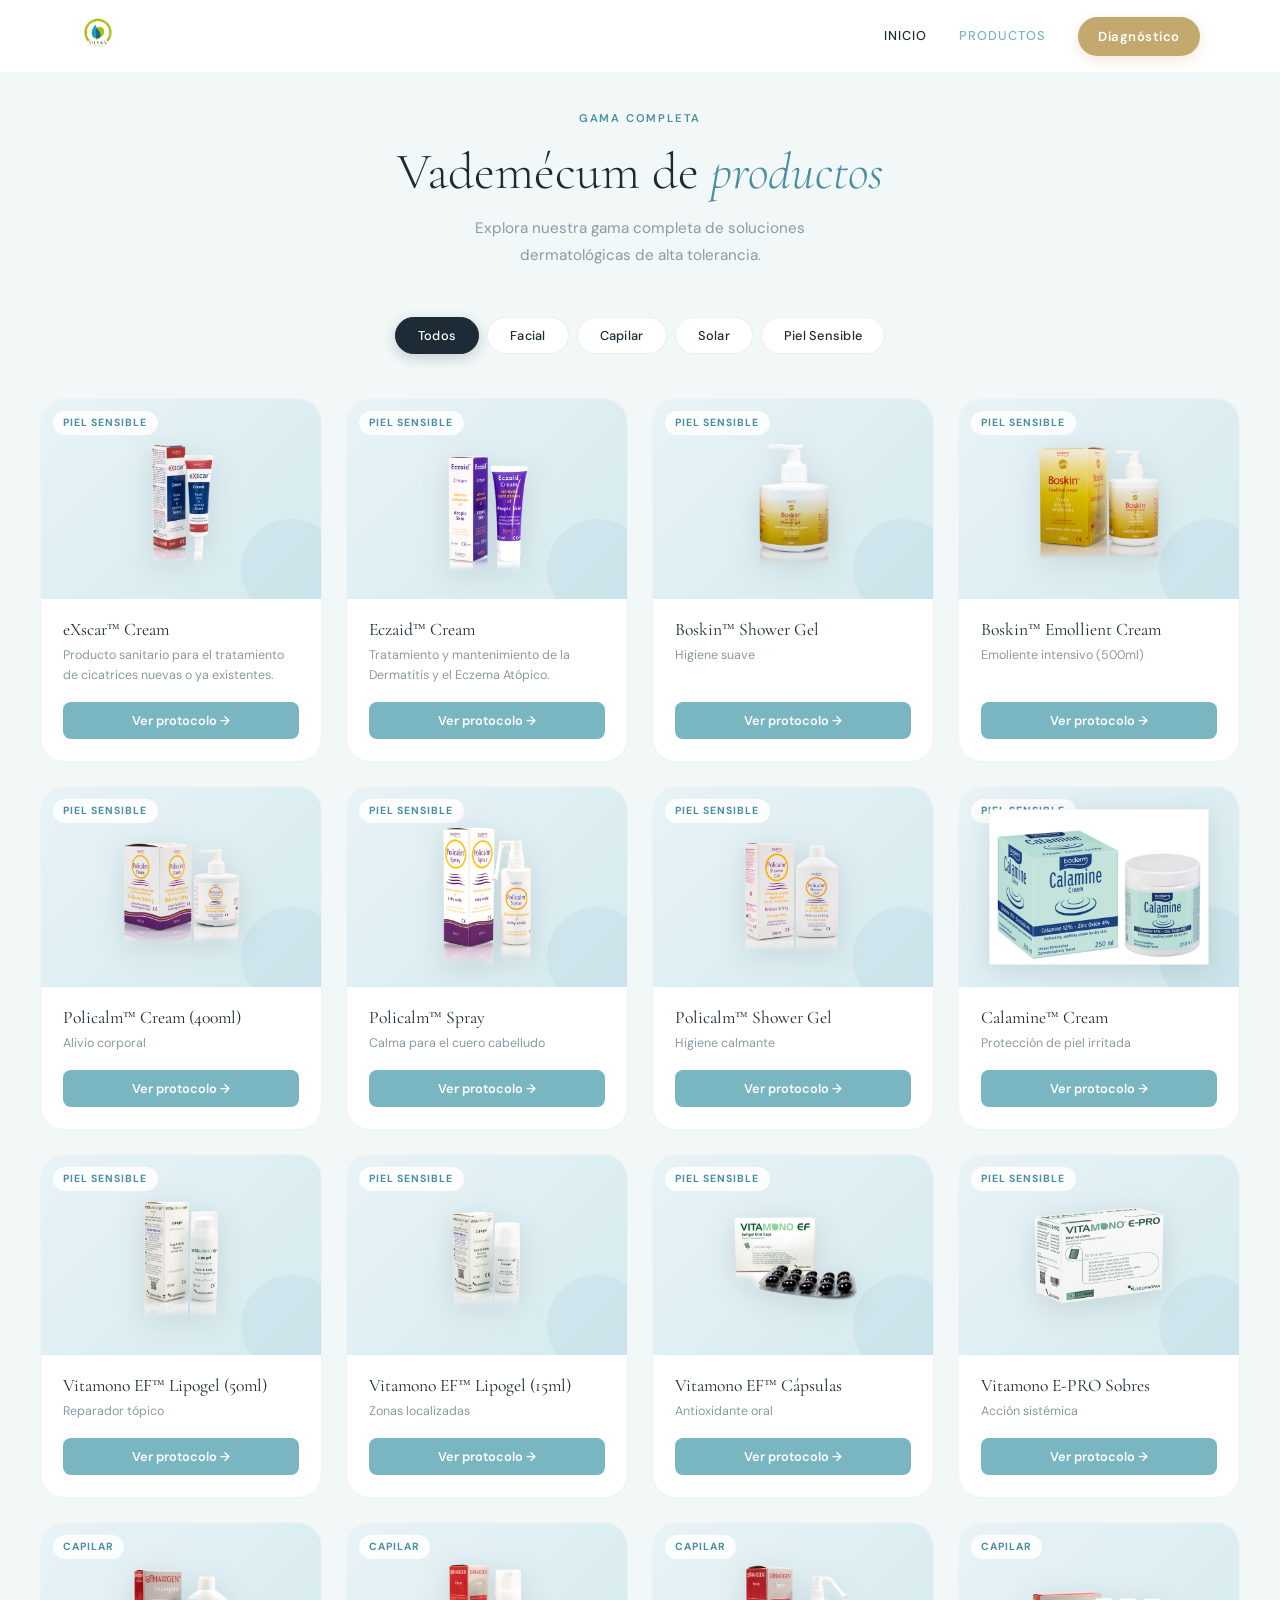
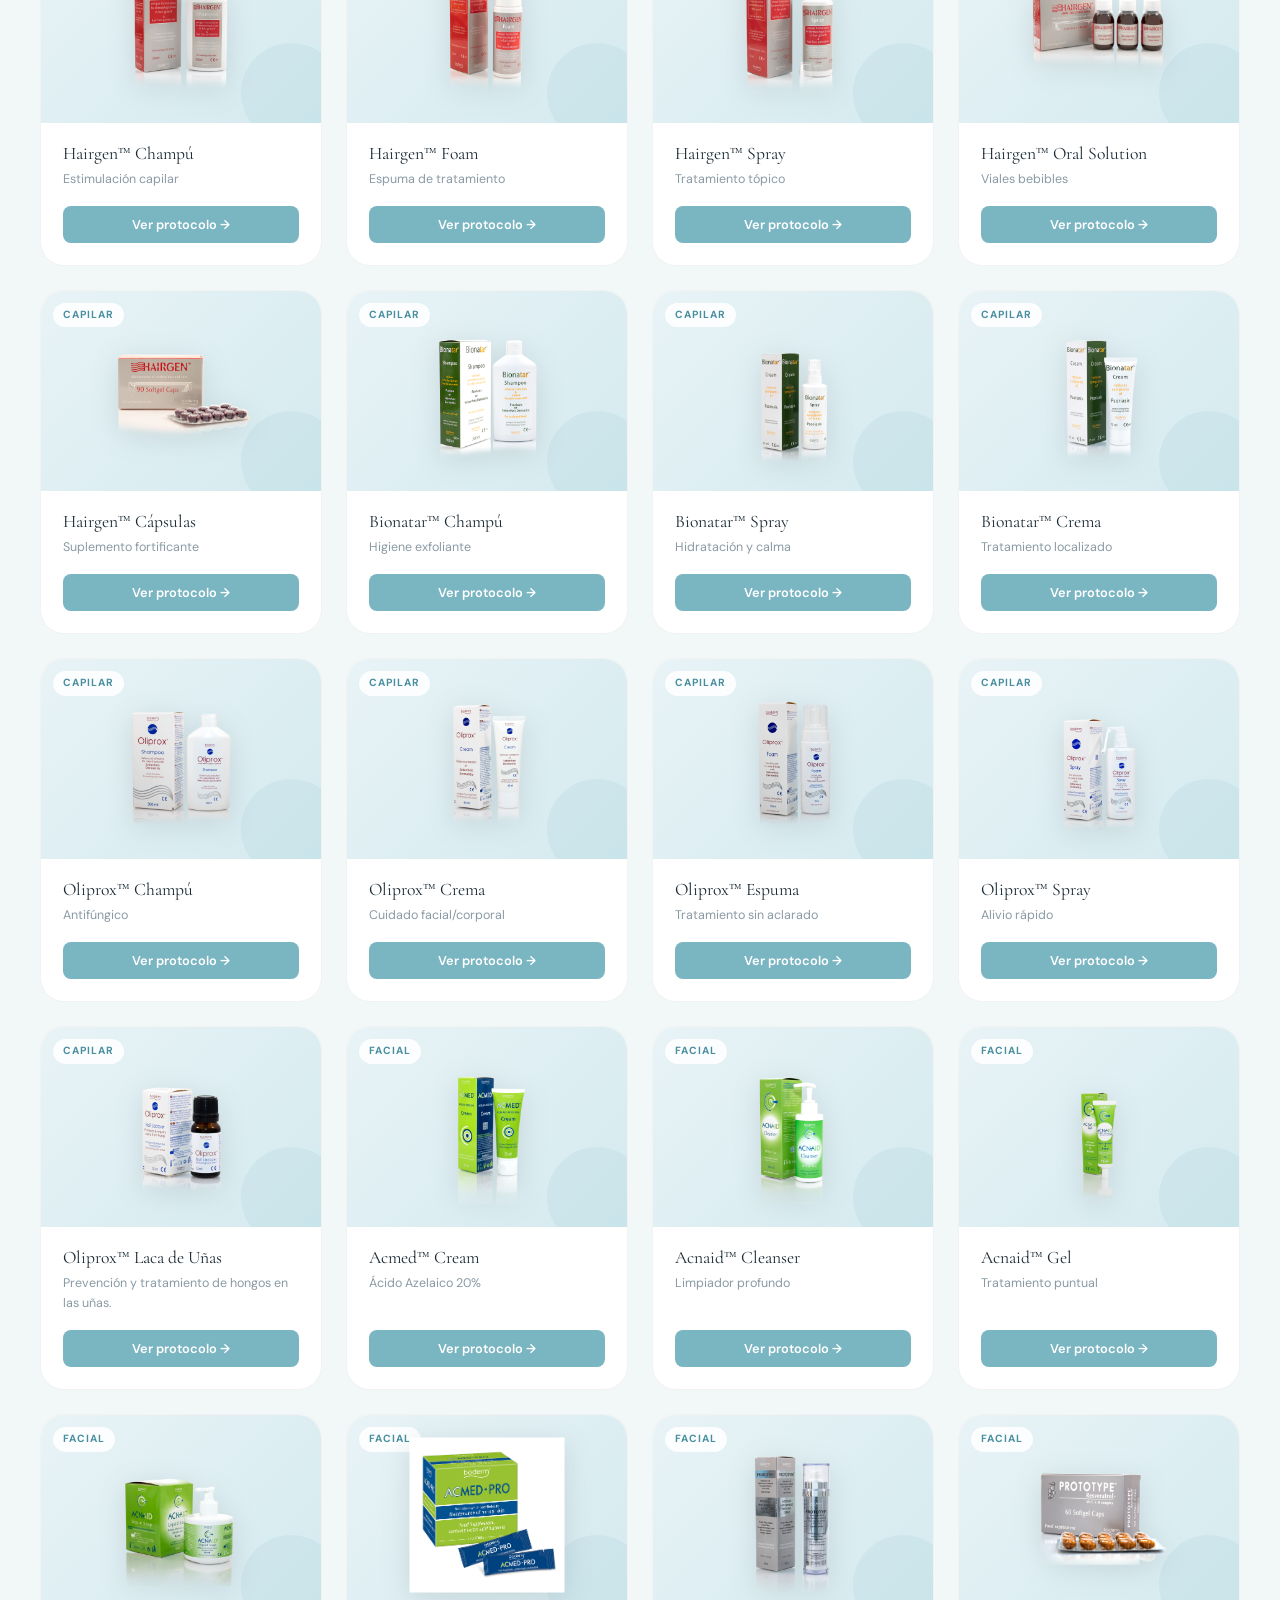
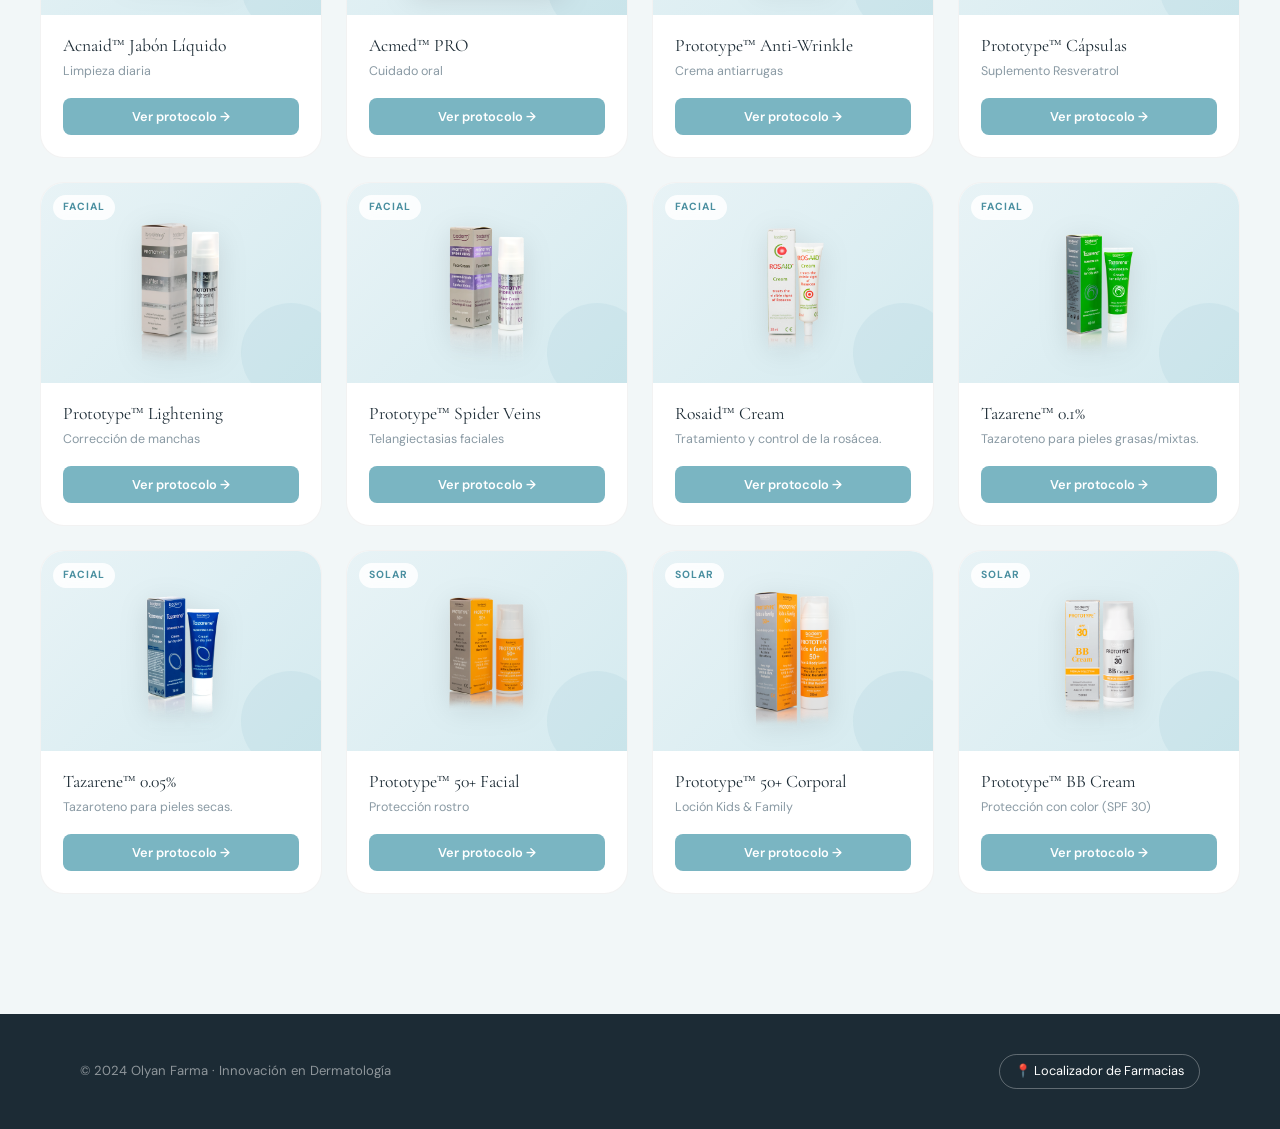
<file: productos.html>
<!DOCTYPE html>
<html lang="es">
<head>
    <meta charset="UTF-8">
    <meta name="viewport" content="width=device-width, initial-scale=1.0">
    <title>Vademécum | Olyan Farma</title>
    <link rel="stylesheet" href="style.css">
</head>
<body style="background-color: var(--c-mist);">

    <nav class="navbar" id="navbar">
        <div class="nav-container">
            <div class="logo"><img src="img/Logo_OYLAN_2022-alta.png" height="36" alt="Olyan Farma"></div>
            <div class="nav-links">
                <a href="index.html">Inicio</a>
                <a href="productos.html" class="active">Productos</a>
                <a href="diagnostico.html" class="btn-nav-diagnostico">Diagnóstico</a>
            </div>
        </div>
    </nav>

    <!-- PAGE HEADER -->
    <div style="padding: 110px 40px 48px; text-align: center;">
        <span class="section-eyebrow">Gama completa</span>
        <h1 style="font-family: var(--f-display); font-size: clamp(2.4rem,4vw,3.6rem); font-weight: 300; color: var(--c-ink); margin-bottom: 12px;">
            Vademécum de <em style="font-style:italic; color: var(--c-teal-dk);">productos</em>
        </h1>
        <p style="color: var(--c-grey); font-size: 0.95rem; max-width: 420px; margin: 0 auto;">
            Explora nuestra gama completa de soluciones dermatológicas de alta tolerancia.
        </p>
    </div>

    <!-- FILTER BAR -->
    <div style="display: flex; justify-content: center; gap: 8px; margin-bottom: 44px; flex-wrap: wrap; padding: 0 20px;">
        <button class="btn-filter active" onclick="filterCatalog('all', this)">Todos</button>
        <button class="btn-filter" onclick="filterCatalog('facial', this)">Facial</button>
        <button class="btn-filter" onclick="filterCatalog('capilar', this)">Capilar</button>
        <button class="btn-filter" onclick="filterCatalog('solar', this)">Solar</button>
        <button class="btn-filter" onclick="filterCatalog('sensible', this)">Piel Sensible</button>
    </div>

    <!-- CATALOG GRID -->
    <section class="premium-catalog" id="full-catalog"></section>

    <!-- FOOTER -->
    <footer class="footer-premium no-print" style="margin-top: 40px;">
        <div class="container">
            <p>© 2024 Olyan Farma · Innovación en Dermatología</p>
            <a href="#" class="btn-outline-sm">📍 Localizador de Farmacias</a>
        </div>
    </footer>

    <script src="data.js"></script>
    <script>
        const categories = {
            'acne_protocol': 'facial', 'antiedad_protocol': 'facial', 'rosaid': 'facial',
            'tazarene_01': 'facial', 'tazarene_005': 'facial',
            'hairgen_protocol': 'capilar', 'bionatar_protocol': 'capilar',
            'oliprox_protocol': 'capilar', 'oliprox_nails': 'capilar',
            'sun_protocol': 'solar',
            'exscar': 'sensible', 'eczaid': 'sensible', 'boskin_protocol': 'sensible',
            'policalm_protocol': 'sensible', 'vitamono_protocol': 'sensible'
        };

        // Emoji icons per category
        const catIcon = {
            facial: '✦', capilar: '◎', solar: '☀', sensible: '🌿', all: '◇'
        };

        function renderFullCatalog() {
            const container = document.getElementById('full-catalog');
            container.innerHTML = '';
            let delay = 0;

            Object.keys(productsDB).forEach(key => {
                const p = productsDB[key];
                const cat = categories[key] || 'all';

                if (p.isProtocol) {
                    p.items.forEach(item => {
                        createCard(item.name, item.img, item.type, cat, container, delay);
                        delay += 40;
                    });
                } else {
                    createCard(p.name, p.image, p.desc, cat, container, delay);
                    delay += 40;
                }
            });
        }

        function createCard(name, img, desc, cat, container, delay) {
            const card = document.createElement('div');
            card.className = `premium-card filter-item ${cat}`;
            card.style.animationDelay = `${delay}ms`;
            card.innerHTML = `
                <div class="card-image-bg">
                    <span style="position:absolute; top:12px; left:12px; background:rgba(255,255,255,0.85); backdrop-filter:blur(6px); color:var(--c-teal-dk); font-size:0.65rem; font-weight:700; letter-spacing:0.1em; text-transform:uppercase; padding:4px 10px; border-radius:100px;">${catLabel(cat)}</span>
                    <img src="${img}" alt="${name}" onerror="this.src='img/Logo_OYLAN_2022-alta.png'">
                </div>
                <div class="premium-info">
                    <h3>${name}</h3>
                    <p>${desc}</p>
                    <button class="btn-primary" style="font-size:0.8rem; padding:10px; border-radius:8px;" onclick="goToDiag()">Ver protocolo →</button>
                </div>
            `;
            container.appendChild(card);
        }

        function catLabel(c) {
            return { facial: 'Facial', capilar: 'Capilar', solar: 'Solar', sensible: 'Piel Sensible', all: 'General' }[c] || c;
        }

        function goToDiag() { window.location.href = 'diagnostico.html'; }

        function filterCatalog(category, btn) {
            document.querySelectorAll('.btn-filter').forEach(b => b.classList.remove('active'));
            btn.classList.add('active');

            document.querySelectorAll('.filter-item').forEach((item, i) => {
                const show = category === 'all' || item.classList.contains(category);
                if (show) {
                    item.style.display = 'flex';
                    item.style.opacity = '0';
                    item.style.transform = 'translateY(12px)';
                    setTimeout(() => {
                        item.style.transition = `opacity 0.4s ease ${i * 30}ms, transform 0.4s ease ${i * 30}ms`;
                        item.style.opacity = '1';
                        item.style.transform = 'translateY(0)';
                    }, 10);
                } else {
                    item.style.opacity = '0';
                    item.style.transform = 'translateY(8px)';
                    setTimeout(() => item.style.display = 'none', 300);
                }
            });
        }

        // Navbar scroll
        window.addEventListener('scroll', () => {
            document.getElementById('navbar').classList.toggle('scrolled', window.scrollY > 10);
        });

        // URL param filter
        window.onload = () => {
            renderFullCatalog();
            const params = new URLSearchParams(window.location.search);
            const cat = params.get('cat');
            if (cat) {
                const btn = [...document.querySelectorAll('.btn-filter')].find(b =>
                    b.textContent.toLowerCase().includes(cat) || b.getAttribute('onclick')?.includes(`'${cat}'`)
                );
                if (btn) setTimeout(() => filterCatalog(cat, btn), 100);
            }
        };
    </script>
</body>
</html>
</file>
<file: style.css>
/* =========================================
   OLYAN FARMA — Global Stylesheet
   Tipografía: Cormorant Garamond + DM Sans
   ========================================= */

@import url('https://fonts.googleapis.com/css2?family=Cormorant+Garamond:ital,wght@0,300;0,400;0,600;1,300;1,400&family=DM+Sans:opsz,wght@9..40,300;9..40,400;9..40,500;9..40,600&display=swap');

/* ── 1. VARIABLES ── */
:root {
    --c-teal:      #7ab5c2;
    --c-teal-dk:   #4a8fa0;
    --c-teal-lt:   #e8f3f6;
    --c-gold:      #c4a96e;
    --c-gold-dk:   #a8883c;
    --c-ink:       #1c2b35;
    --c-mist:      #f2f7f8;
    --c-grey:      #8a9aA4;
    --c-border:    rgba(28,43,53,0.08);
    --c-white:     #ffffff;

    --f-display:   'Cormorant Garamond', Georgia, serif;
    --f-body:      'DM Sans', sans-serif;

    --shadow-sm:   0 4px 16px rgba(0,0,0,0.05);
    --shadow-md:   0 10px 32px rgba(0,0,0,0.07);
    --shadow-lg:   0 20px 56px rgba(0,0,0,0.1);
    --shadow-teal: 0 16px 40px rgba(122,181,194,0.2);

    --ease-out:    cubic-bezier(0.22, 1, 0.36, 1);
    --radius-sm:   10px;
    --radius-md:   16px;
    --radius-lg:   24px;
    --radius-pill: 100px;

    /* Legacy aliases so old HTML still works */
    --primary-color: var(--c-teal);
    --accent-color:  var(--c-ink);
    --gold-color:    var(--c-gold);
    --text-color:    #4a5568;
    --bg-light:      var(--c-mist);
    --white:         var(--c-white);
    --font-family:   var(--f-body);
    --shadow-premium: var(--shadow-md);
    --shadow-hover:   var(--shadow-teal);
}

/* ── 2. RESET & BASE ── */
*, *::before, *::after { box-sizing: border-box; margin: 0; padding: 0; }
html { scroll-behavior: smooth; }

body {
    font-family: var(--f-body);
    color: var(--c-ink);
    background: var(--c-white);
    line-height: 1.6;
    overflow-x: hidden;
    -webkit-font-smoothing: antialiased;
}

h1, h2, h3, h4 {
    font-family: var(--f-display);
    color: var(--c-ink);
    font-weight: 300;
    margin-top: 0;
    line-height: 1.2;
}
h2 { font-size: 2.4rem; text-align: center; margin-bottom: 48px; }

a { text-decoration: none; transition: all 0.25s var(--ease-out); }

p { line-height: 1.75; }

.container {
    max-width: 1200px;
    margin: 0 auto;
    padding: 0 40px;
}

/* ── 3. NAVBAR ── */
.navbar {
    background: rgba(255,255,255,0.94);
    backdrop-filter: blur(12px);
    -webkit-backdrop-filter: blur(12px);
    position: fixed;
    top: 0; left: 0; right: 0;
    z-index: 1000;
    border-bottom: 1px solid rgba(122,181,194,0.12);
    transition: box-shadow 0.3s;
}
.navbar.scrolled { box-shadow: 0 4px 30px rgba(0,0,0,0.06); }

.nav-container {
    display: flex;
    justify-content: space-between;
    align-items: center;
    max-width: 1200px;
    margin: 0 auto;
    padding: 0 40px;
    height: 72px;
}

.nav-links {
    display: flex;
    gap: 32px;
    align-items: center;
}

.nav-links a {
    font-family: var(--f-body);
    font-size: 0.8rem;
    font-weight: 500;
    letter-spacing: 0.08em;
    text-transform: uppercase;
    color: var(--c-ink);
}
.nav-links a:hover { color: var(--c-teal); }
.nav-links a.active { color: var(--c-teal); }

.btn-nav-diagnostico {
    background: var(--c-gold) !important;
    color: white !important;
    padding: 9px 20px !important;
    border-radius: var(--radius-pill) !important;
    font-weight: 600 !important;
    letter-spacing: 0.04em !important;
    text-transform: none !important;
    font-size: 0.82rem !important;
    box-shadow: 0 4px 14px rgba(196,169,110,0.25);
}
.btn-nav-diagnostico:hover {
    transform: translateY(-2px) !important;
    box-shadow: 0 8px 20px rgba(196,169,110,0.38) !important;
    color: white !important;
}

/* ── 4. SHARED SECTION LABELS ── */
.section-eyebrow {
    display: block;
    font-family: var(--f-body);
    font-size: 0.7rem;
    font-weight: 600;
    letter-spacing: 0.16em;
    text-transform: uppercase;
    color: var(--c-teal-dk);
    margin-bottom: 14px;
    text-align: center;
}
.section-title {
    font-family: var(--f-display);
    font-size: clamp(2rem, 3.5vw, 3rem);
    font-weight: 300;
    color: var(--c-ink);
    text-align: center;
    margin-bottom: 56px;
    line-height: 1.12;
}
.section-title em { font-style: italic; color: var(--c-teal-dk); }

/* ── 5. BUTTONS ── */
.btn-primary {
    display: inline-flex;
    align-items: center;
    justify-content: center;
    gap: 8px;
    background: var(--c-teal);
    color: white;
    border: none;
    padding: 13px 28px;
    border-radius: var(--radius-sm);
    font-family: var(--f-body);
    font-size: 0.88rem;
    font-weight: 600;
    cursor: pointer;
    transition: transform 0.25s var(--ease-out), box-shadow 0.25s, background 0.2s;
    text-decoration: none;
    width: 100%;
}
.btn-primary:hover {
    background: var(--c-teal-dk);
    transform: translateY(-2px);
    box-shadow: 0 8px 22px rgba(122,181,194,0.35);
    color: white;
}

.btn-gold {
    background: var(--c-gold);
    box-shadow: 0 8px 24px rgba(196,169,110,0.3);
}
.btn-gold:hover {
    background: var(--c-gold-dk);
    box-shadow: 0 12px 30px rgba(196,169,110,0.45);
}

.btn-outline {
    display: inline-flex;
    align-items: center;
    justify-content: center;
    background: transparent;
    border: 1.5px solid rgba(122,181,194,0.5);
    color: var(--c-teal-dk);
    padding: 10px 20px;
    border-radius: var(--radius-sm);
    font-family: var(--f-body);
    font-size: 0.82rem;
    font-weight: 600;
    cursor: pointer;
    transition: all 0.25s;
    text-decoration: none;
    width: 100%;
    text-align: center;
}
.btn-outline:hover {
    background: var(--c-teal);
    border-color: var(--c-teal);
    color: white;
}

.btn-text {
    background: none;
    border: none;
    color: var(--c-grey);
    font-size: 0.82rem;
    cursor: pointer;
    padding: 10px;
    font-family: var(--f-body);
    transition: color 0.2s;
    width: 100%;
    text-align: center;
}
.btn-text:hover { color: var(--c-ink); }

/* ── 6. PREMIUM CATALOG (productos.html) ── */
.premium-catalog {
    display: grid;
    grid-template-columns: repeat(auto-fill, minmax(240px, 1fr));
    gap: 24px;
    padding: 0 40px 80px;
    max-width: 1400px;
    margin: 0 auto;
}

.premium-card {
    background: var(--c-white);
    border-radius: var(--radius-lg);
    overflow: hidden;
    display: flex;
    flex-direction: column;
    border: 1.5px solid rgba(0,0,0,0.05);
    transition: transform 0.35s var(--ease-out), box-shadow 0.35s, border-color 0.3s;
    position: relative;
}
.premium-card:hover {
    transform: translateY(-8px);
    box-shadow: var(--shadow-teal);
    border-color: rgba(122,181,194,0.25);
}

.card-image-bg {
    height: 200px;
    background: linear-gradient(135deg, var(--c-teal-lt) 0%, #d4eaef 100%);
    display: flex;
    align-items: center;
    justify-content: center;
    position: relative;
    overflow: hidden;
}
.card-image-bg::after {
    content: '';
    position: absolute;
    bottom: -20px; right: -20px;
    width: 100px; height: 100px;
    border-radius: 50%;
    background: rgba(122,181,194,0.12);
}

.premium-card img {
    position: absolute;
    top: 50%; left: 50%;
    transform: translate(-50%, -50%);
    max-height: 155px;
    max-width: 80%;
    object-fit: contain;
    filter: drop-shadow(0 6px 14px rgba(0,0,0,0.1));
    transition: transform 0.4s var(--ease-out);
    z-index: 1;
}
.premium-card:hover img {
    transform: translate(-50%, -58%) scale(1.05);
}

.premium-info {
    padding: 20px 22px 22px;
    display: flex;
    flex-direction: column;
    flex-grow: 1;
}
.premium-info h3 {
    font-family: var(--f-display);
    font-size: 1.1rem;
    font-weight: 400;
    color: var(--c-ink);
    margin-bottom: 6px;
}
.premium-info p {
    font-size: 0.78rem;
    color: var(--c-grey);
    line-height: 1.6;
    flex-grow: 1;
    margin-bottom: 16px;
}

/* ── 7. FILTER BUTTONS ── */
.btn-filter {
    background: var(--c-white);
    border: 1.5px solid var(--c-border);
    color: var(--c-ink);
    padding: 9px 22px;
    border-radius: var(--radius-pill);
    font-family: var(--f-body);
    font-size: 0.8rem;
    font-weight: 500;
    cursor: pointer;
    transition: all 0.25s var(--ease-out);
    letter-spacing: 0.02em;
}
.btn-filter:hover {
    border-color: var(--c-teal);
    color: var(--c-teal-dk);
    background: var(--c-teal-lt);
}
.btn-filter.active {
    background: var(--c-ink);
    border-color: var(--c-ink);
    color: white;
    box-shadow: 0 4px 14px rgba(28,43,53,0.2);
}

/* Filter transition */
.filter-item {
    transition: opacity 0.3s var(--ease-out), transform 0.3s var(--ease-out);
}

/* ── 8. DIAGNÓSTICO / TEST ── */
.app-section {
    padding-top: 100px;
}

.app-container {
    background: var(--c-white);
    border-radius: var(--radius-lg);
    box-shadow: var(--shadow-lg);
    padding: 44px 40px;
    text-align: center;
    border: 1px solid rgba(122,181,194,0.12);
}

/* Progress bar */
.diag-progress {
    height: 3px;
    background: var(--c-teal-lt);
    border-radius: var(--radius-pill);
    margin-bottom: 36px;
    overflow: hidden;
}
.diag-progress-fill {
    height: 100%;
    background: linear-gradient(90deg, var(--c-teal), var(--c-teal-dk));
    border-radius: var(--radius-pill);
    transition: width 0.5s var(--ease-out);
}

.step-container, .result-container { display: none; }
.step-active { display: block; animation: fadeUp 0.5s var(--ease-out); }
.loader-container { display: block; animation: fadeUp 0.4s var(--ease-out); }

@keyframes fadeUp {
    from { opacity: 0; transform: translateY(16px); }
    to   { opacity: 1; transform: translateY(0); }
}

/* Question header */
.diag-question {
    font-family: var(--f-display);
    font-size: 1.7rem;
    font-weight: 300;
    color: var(--c-ink);
    margin-bottom: 8px;
    line-height: 1.25;
}
.diag-hint {
    font-size: 0.82rem;
    color: var(--c-grey);
    margin-bottom: 28px;
}

/* Option cards */
.option-card {
    background: var(--c-white);
    border: 1.5px solid var(--c-border);
    border-radius: var(--radius-md);
    padding: 16px 20px;
    margin-bottom: 10px;
    width: 100%;
    cursor: pointer;
    text-align: left;
    display: flex;
    align-items: center;
    gap: 14px;
    font-family: var(--f-body);
    font-size: 0.9rem;
    font-weight: 500;
    color: var(--c-ink);
    transition: all 0.2s var(--ease-out);
    position: relative;
    overflow: hidden;
}
.option-card::before {
    content: '';
    position: absolute; left: 0; top: 0; bottom: 0;
    width: 3px;
    background: var(--c-teal);
    transform: scaleY(0);
    transition: transform 0.2s var(--ease-out);
    border-radius: 0 2px 2px 0;
}
.option-card:hover {
    background: var(--c-teal-lt);
    border-color: rgba(122,181,194,0.5);
    transform: translateX(4px);
}
.option-card:hover::before { transform: scaleY(1); }

.option-icon {
    width: 38px; height: 38px; flex-shrink: 0;
    border-radius: 10px;
    background: linear-gradient(135deg, rgba(122,181,194,0.15), rgba(122,181,194,0.06));
    display: flex; align-items: center; justify-content: center;
    font-size: 1.1rem;
    transition: transform 0.2s;
}
.option-card:hover .option-icon { transform: scale(1.1) rotate(-4deg); }

.option-arrow {
    margin-left: auto;
    color: var(--c-teal);
    opacity: 0;
    transition: opacity 0.2s, transform 0.2s;
    font-size: 1rem;
}
.option-card:hover .option-arrow { opacity: 1; transform: translateX(3px); }

/* Loader */
.loader-container {
    display: flex !important;
    flex-direction: column;
    align-items: center;
    padding: 48px 0;
    gap: 20px;
}
.loader {
    width: 48px; height: 48px;
    border: 3px solid var(--c-teal-lt);
    border-top-color: var(--c-teal);
    border-radius: 50%;
    animation: spin 0.8s linear infinite;
}
@keyframes spin { to { transform: rotate(360deg); } }

.loading-text {
    font-family: var(--f-display);
    font-size: 1.1rem;
    font-style: italic;
    color: var(--c-grey);
}

/* Result card */
.medical-tag {
    display: inline-block;
    background: var(--c-ink);
    color: white;
    padding: 5px 14px;
    border-radius: var(--radius-pill);
    font-size: 0.7rem;
    font-weight: 600;
    letter-spacing: 0.1em;
    text-transform: uppercase;
    margin-bottom: 16px;
}

.product-name {
    font-family: var(--f-display);
    font-size: 1.8rem;
    font-weight: 300;
    margin-bottom: 10px;
}

.product-desc {
    font-size: 0.9rem;
    color: var(--c-grey);
    margin-bottom: 24px;
    line-height: 1.7;
}

.product-image {
    max-width: 140px;
    height: auto;
    margin-bottom: 16px;
    filter: drop-shadow(0 8px 20px rgba(0,0,0,0.1));
    animation: floatImg 4s ease-in-out infinite;
}
@keyframes floatImg {
    0%, 100% { transform: translateY(0); }
    50%       { transform: translateY(-7px); }
}

/* Protocol items in result */
.protocol-item {
    display: flex;
    align-items: center;
    text-align: left;
    background: var(--c-mist);
    padding: 14px 16px;
    border-radius: var(--radius-md);
    margin-bottom: 10px;
    border: 1px solid rgba(122,181,194,0.15);
    gap: 14px;
    transition: transform 0.2s, box-shadow 0.2s;
}
.protocol-item:hover { transform: translateX(4px); box-shadow: var(--shadow-sm); }

.protocol-item img {
    width: 48px; height: 48px;
    object-fit: contain;
    border-radius: 8px;
    flex-shrink: 0;
}
.protocol-item-info strong {
    display: block;
    font-size: 0.88rem;
    font-weight: 600;
    color: var(--c-ink);
    margin-bottom: 2px;
}
.protocol-item-info span {
    font-size: 0.76rem;
    color: var(--c-grey);
}

/* Action buttons */
.action-buttons {
    display: flex;
    flex-direction: column;
    gap: 10px;
    margin-top: 28px;
}

/* Pharmacy locator */
#pharmacy-locator {
    margin-top: 16px;
    padding: 20px;
    background: var(--c-mist);
    border-radius: var(--radius-md);
    text-align: left;
    border: 1px solid rgba(122,181,194,0.2);
}
#pharmacy-locator p {
    font-size: 0.85rem;
    font-weight: 600;
    color: var(--c-ink);
    margin-bottom: 12px;
}
#pharmacy-locator input {
    flex: 1;
    padding: 10px 14px;
    border: 1.5px solid var(--c-border);
    border-radius: var(--radius-sm);
    font-size: 0.9rem;
    font-family: var(--f-body);
    color: var(--c-ink);
    background: white;
    transition: border-color 0.2s;
    outline: none;
}
#pharmacy-locator input:focus { border-color: var(--c-teal); }
#pharmacy-locator .search-row {
    display: flex;
    gap: 10px;
}
#pharmacy-results {
    margin-top: 14px;
    font-size: 0.82rem;
    color: #285e61;
    background: #e6fffa;
    padding: 12px 16px;
    border-radius: var(--radius-sm);
    line-height: 1.6;
}

/* ── 9. REVEAL ANIMATION ── */
.reveal {
    opacity: 0;
    transform: translateY(28px);
    transition: opacity 0.7s var(--ease-out), transform 0.7s var(--ease-out);
}
.reveal.active, .reveal.visible { opacity: 1; transform: translateY(0); }

/* ── 10. LEGACY CLASSES (backward compat) ── */
.container-split {
    display: flex; align-items: center; gap: 60px;
    max-width: 1200px; margin: 0 auto; padding: 0 40px;
}
.img-wrapper {
    height: 250px; display: flex; align-items: center;
    justify-content: center; padding: 20px;
    background: var(--c-mist);
}
.img-wrapper img { max-height: 100%; max-width: 100%; object-fit: contain; }
.card-content { padding: 25px; display: flex; flex-direction: column; flex-grow: 1; }
.category-tag { color: var(--c-teal); font-size: 0.75rem; font-weight: 700; text-transform: uppercase; letter-spacing: 1px; }
.medical-badge {
    background: rgba(122,181,194,0.12);
    color: var(--c-teal-dk);
    padding: 6px 14px; border-radius: 20px;
    font-size: 0.78rem; font-weight: 600; display: inline-block;
}
.btn-primary-lg, .btn-outline-lg { padding: 15px 30px; border-radius: var(--radius-pill); font-weight: 600; }
.btn-primary-lg { background: var(--c-gold); color: white; box-shadow: 0 10px 20px rgba(196,169,110,0.2); }
.btn-primary-lg:hover { transform: translateY(-3px); }
.btn-outline-lg { background: white; color: var(--c-gold); border: 2px solid var(--c-gold); }
.btn-outline-sm { border: 1px solid rgba(255,255,255,0.3); color: white; padding: 6px 15px; border-radius: 20px; font-size: 0.8rem; }
.btn-outline-sm:hover { background: white; color: var(--c-ink); }

/* ── 11. FOOTER PREMIUM ── */
.footer-premium {
    padding: 40px 0;
    background: var(--c-ink);
    color: white;
}
.footer-premium .container {
    display: flex; justify-content: space-between; align-items: center;
    flex-wrap: wrap; gap: 12px;
}
.footer-premium p { margin: 0; font-size: 0.82rem; color: rgba(255,255,255,0.5); }

/* ── 12. NO PRINT ── */
@media print { .no-print { display: none !important; } }

/* ── 13. RESPONSIVE ── */
@media (max-width: 768px) {
    .nav-container { padding: 0 20px; }
    .premium-catalog { padding: 0 20px 60px; }
    .container, .container-split { padding: 0 20px; }
    h2 { font-size: 1.9rem; }
    .app-container { padding: 32px 20px; }
    .diag-question { font-size: 1.4rem; }
}
</file>
